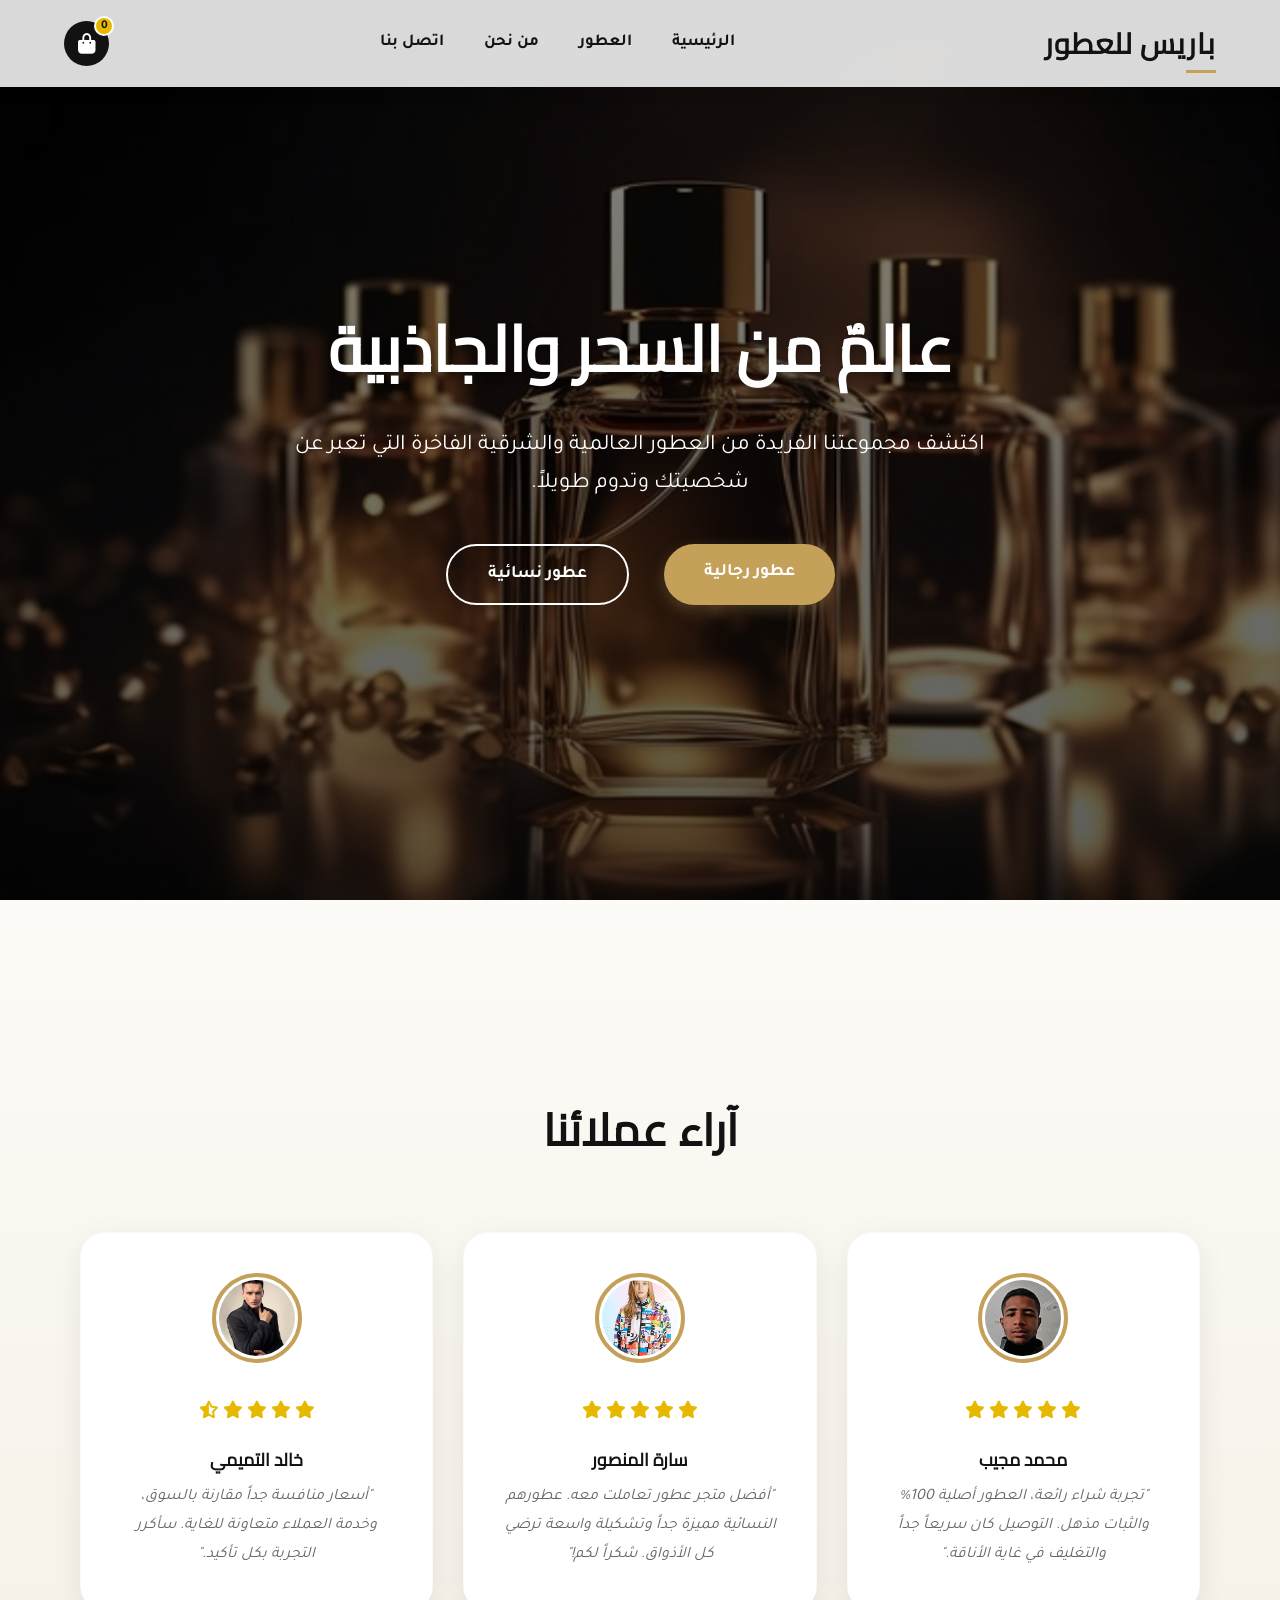
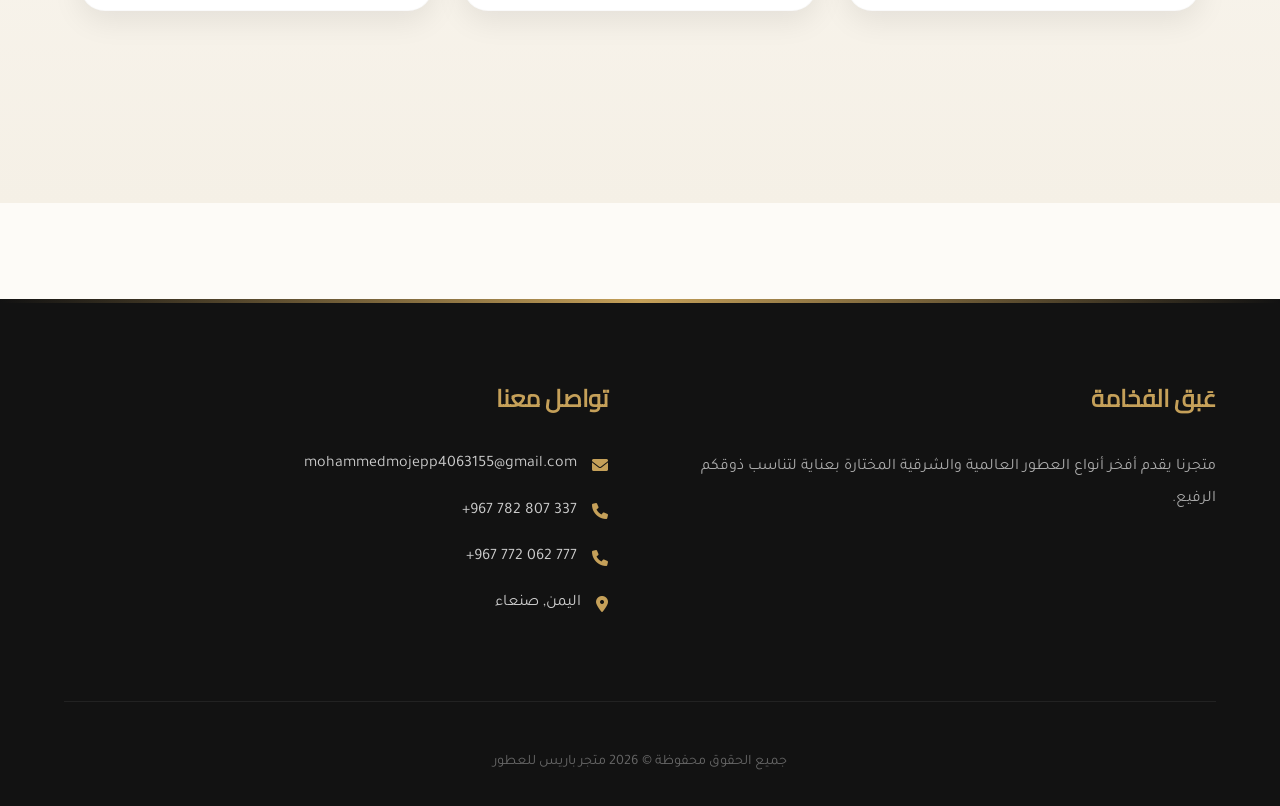
<file: index.html>
<!DOCTYPE html>
<html lang="ar" dir="rtl">
<head>
    <meta charset="UTF-8">
    <meta name="viewport" content="width=device-width, initial-scale=1.0">
    <title>متجر  باريس للعطور</title>
    <link rel="stylesheet" href="assets/css/style.css">
    <link rel="stylesheet" href="https://cdnjs.cloudflare.com/ajax/libs/font-awesome/6.0.0/css/all.min.css">
    <!-- إضافة بعض التنسيقات الخاصة بالصفحة الرئيسية مباشرة لضمان سرعة التحميل -->
    <style>
        .testimonials {
            background: linear-gradient(to bottom, #fdfbf7, #f5f0e6);
            padding: 6rem 0;
        }
        .testimonial-grid {
            display: grid;
            grid-template-columns: repeat(auto-fit, minmax(320px, 1fr));
            gap: 30px;
            max-width: 1200px;
            margin: 0 auto;
            padding: 0 20px;
        }
        .testimonial-card {
            background: var(--white);
            padding: 2.5rem;
            border-radius: 25px;
            box-shadow: var(--shadow);
            text-align: center;
            transition: var(--transition);
            border: 1px solid rgba(0,0,0,0.02);
        }
        .testimonial-card:hover {
            transform: translateY(-15px);
            box-shadow: 0 20px 40px rgba(0,0,0,0.12);
        }
        .testimonial-card img {
            width: 90px;
            height: 90px;
            border-radius: 50%;
            margin-bottom: 1.5rem;
            object-fit: cover;
            border: 4px solid var(--primary-color);
            padding: 3px;
        }
        .testimonial-card h4 {
            color: var(--secondary-color);
            margin-bottom: 0.5rem;
            font-size: 1.1rem;
        }
        .testimonial-card p {
            font-style: italic;
            color: #666;
            line-height: 1.8;
        }
        .stars {
            color: var(--accent-color);
            margin-bottom: 1rem;
            font-size: 1.1rem;
        }
    </style>
</head>
<body>

    <!-- القائمة العلوية -->
    <header>
        <nav>
            <div class="logo">
                <h1>باريس للعطور</h1>
            </div>
            <ul class="nav-links">
                <li><a href="index.html">الرئيسية</a></li>
                <li><a href="products.html">العطور</a></li>
                <li><a href="about.html">من نحن</a></li>
                <li><a href="contact.html">اتصل بنا</a></li>
            </ul>
            <div class="cart-icon-container" onclick="window.location.href='cart.html'">
                <i class="fas fa-shopping-bag fa-lg"></i>
                <span class="cart-count" id="cart-count">0</span>
            </div>
        </nav>
    </header>

    <!-- قسم الهيرو -->
    <section class="hero">
        <h2>عالمٌ من السحر والجاذبية</h2>
        <p>اكتشف مجموعتنا الفريدة من العطور العالمية والشرقية الفاخرة التي تعبر عن شخصيتك وتدوم طويلاً.</p>
        <div class="hero-btns">
            <a href="products.html?category=men" class="btn">عطور رجالية</a>
            <a href="products.html?category=women" class="btn btn-secondary" style="margin-right: 15px;">عطور نسائية</a>
        </div>
    </section>

    <!-- قسم آراء العملاء -->
    <section class="testimonials">
        <div class="container">
            <h2 class="section-title">آراء عملائنا</h2>
            <div class="testimonial-grid">
                <!-- رأي 1 -->
                <div class="testimonial-card">
                    <img src="assets/images/cast/1.jpg" alt="عميل">
                    <div class="stars">
                        <i class="fas fa-star"></i>
                        <i class="fas fa-star"></i>
                        <i class="fas fa-star"></i>
                        <i class="fas fa-star"></i>
                        <i class="fas fa-star"></i>
                    </div>
                    <h4>محمد مجيب</h4>
                    <p>"تجربة شراء رائعة، العطور أصلية 100% والثبات مذهل. التوصيل كان سريعاً جداً والتغليف في غاية الأناقة."</p>
                </div>
                <!-- رأي 2 -->
                <div class="testimonial-card">
                    <img src="assets/images/cast/2.jpg" alt="عميلة">
                    <div class="stars">
                        <i class="fas fa-star"></i>
                        <i class="fas fa-star"></i>
                        <i class="fas fa-star"></i>
                        <i class="fas fa-star"></i>
                        <i class="fas fa-star"></i>
                    </div>
                    <h4>سارة المنصور</h4>
                    <p>"أفضل متجر عطور تعاملت معه. عطورهم النسائية مميزة جداً وتشكيلة واسعة ترضي كل الأذواق. شكراً لكم!"</p>
                </div>
                <!-- رأي 3 -->
                <div class="testimonial-card">
                    <img src="assets/images/cast/3.jpg" alt="عميل">
                    <div class="stars">
                        <i class="fas fa-star"></i>
                        <i class="fas fa-star"></i>
                        <i class="fas fa-star"></i>
                        <i class="fas fa-star"></i>
                        <i class="fas fa-star-half-alt"></i>
                    </div>
                    <h4>خالد التميمي</h4>
                    <p>"أسعار منافسة جداً مقارنة بالسوق، وخدمة العملاء متعاونة للغاية. سأكرر التجربة بكل تأكيد."</p>
                </div>
            </div>
        </div>
    </section>

    <!-- تذييل الصفحة -->
    <footer>
        <div class="footer-content">
            <div class="footer-section">
                <h3>عَبق الفخامة</h3>
                <p>متجرنا يقدم أفخر أنواع العطور العالمية والشرقية المختارة بعناية لتناسب ذوقكم الرفيع.</p>
            </div>
            
            <div class="footer-section">
                <h3>تواصل معنا</h3>
                <ul>
                    <li><i class="fas fa-envelope"></i> mohammedmojepp4063155@gmail.com</li>
                    <li><i class="fas fa-phone"></i> 337 807 782 967+</li>
                    <li><i class="fas fa-phone"></i> 777 062 772 967+</li>
                    <li><i class="fas fa-location-dot"></i> اليمن, صنعاء</li>
                </ul>
            </div>
        </div>
        <div class="footer-bottom">
            <p>جميع الحقوق محفوظة &copy; 2026 متجر باريس للعطور</p>
        </div>
    </footer>

    <script src="assets/js/main.js"></script>
</body>
</html>
</file>
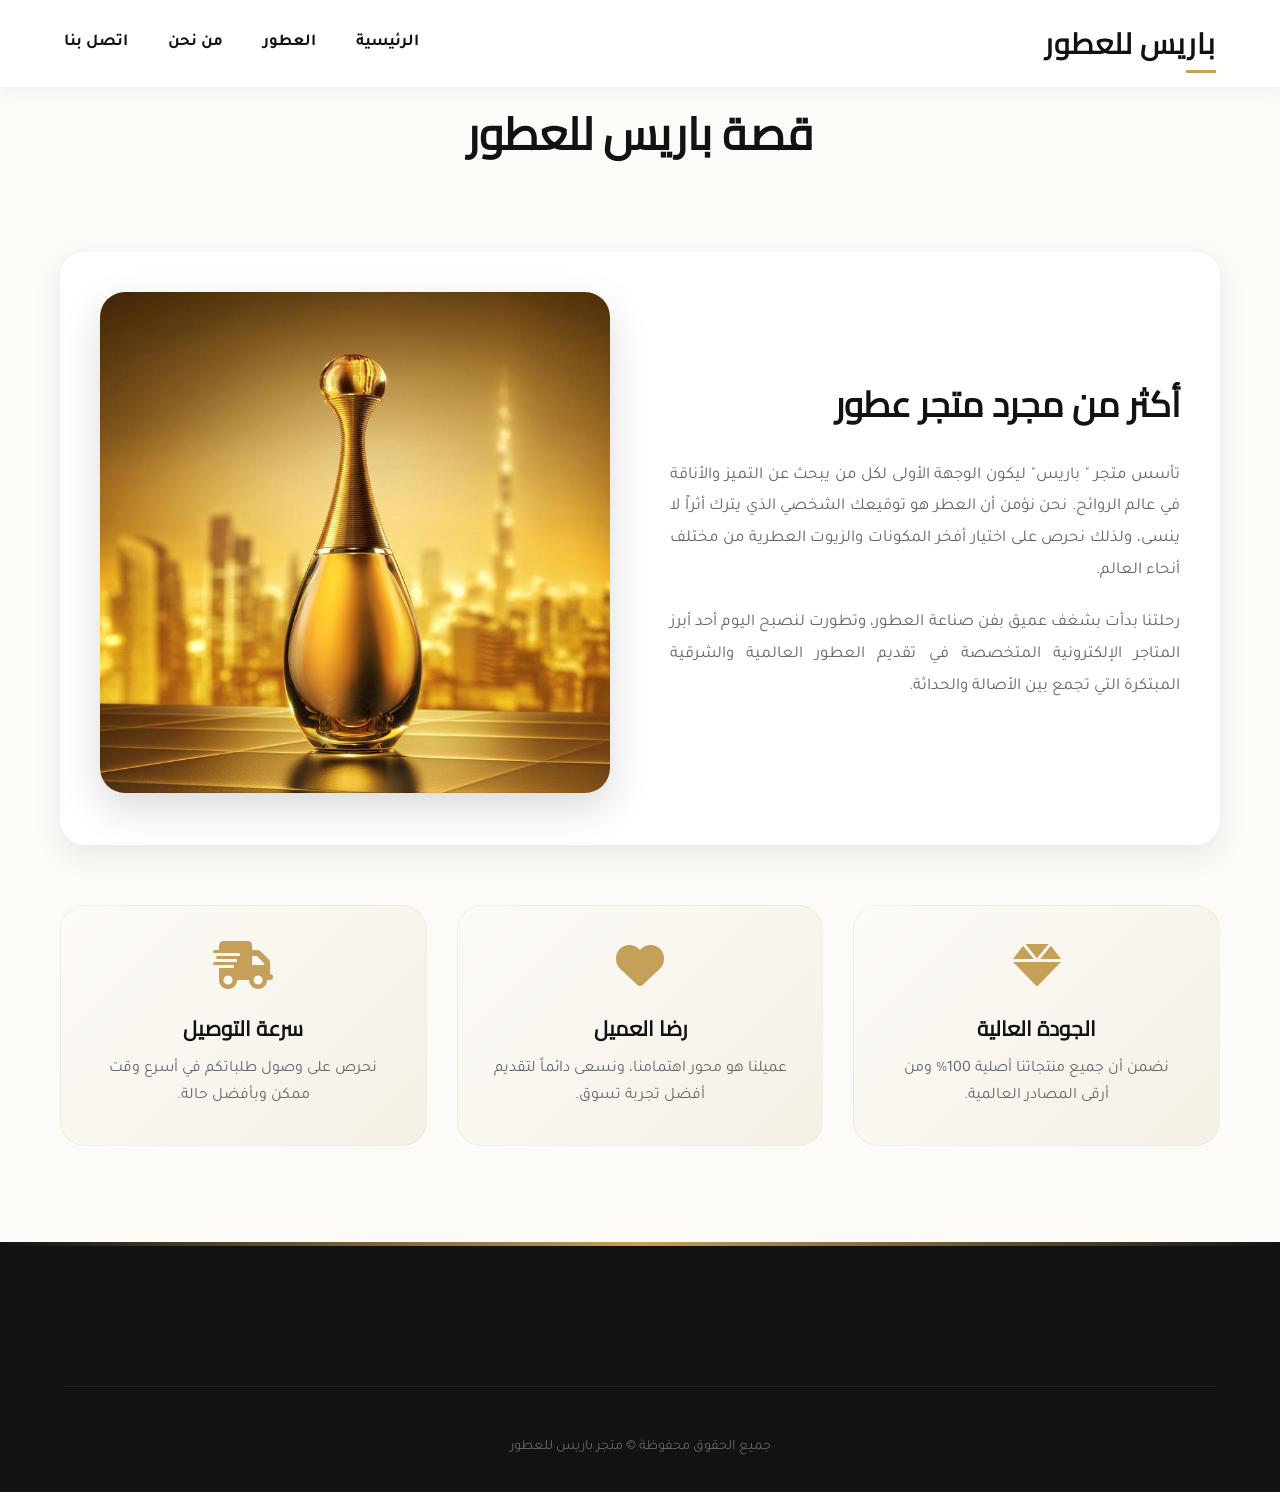
<file: about.html>
<!DOCTYPE html>
<html lang="ar" dir="rtl">
<head>
    <meta charset="UTF-8">
    <meta name="viewport" content="width=device-width, initial-scale=1.0">
    <title>من نحن - متجر باريس للعطور</title>
    <link rel="stylesheet" href="assets/css/style.css">
    <link rel="stylesheet" href="https://cdnjs.cloudflare.com/ajax/libs/font-awesome/6.0.0/css/all.min.css">
    <style>
        .about-section {
            display: flex;
            align-items: center;
            gap: 60px;
            margin-top: 80px;
            background: white;
            padding: 40px;
            border-radius: 25px;
            box-shadow: var(--shadow);
        }
        .about-content {
            flex: 1;
        }
        .about-image {
            flex: 1;
        }
        .about-image img {
            width: 100%;
            border-radius: 25px;
            box-shadow: 0 15px 40px rgba(0,0,0,0.15);
        }
        .about-content h3 {
            color: var(--secondary-color);
            font-size: 2.2rem;
            margin-bottom: 25px;
            font-family: 'Cairo', sans-serif;
        }
        .about-content p {
            font-size: 1.05rem;
            color: #666;
            margin-bottom: 20px;
            text-align: justify;
            line-height: 1.9;
        }
        .values-grid {
            display: grid;
            grid-template-columns: repeat(auto-fit, minmax(250px, 1fr));
            gap: 30px;
            margin-top: 60px;
        }
        .value-card {
            text-align: center;
            padding: 35px;
            background: linear-gradient(135deg, #fdfbf7, #f5f0e6);
            border-radius: 25px;
            transition: var(--transition);
            border: 1px solid rgba(197, 160, 89, 0.1);
        }
        .value-card:hover {
            background: linear-gradient(135deg, var(--primary-color), var(--primary-dark));
            color: white;
            transform: translateY(-10px);
            box-shadow: 0 15px 35px rgba(197, 160, 89, 0.3);
        }
        .value-card h4 {
            font-size: 1.3rem;
            margin-top: 15px;
            margin-bottom: 10px;
            color: var(--secondary-color);
        }
        .value-card:hover h4 {
            color: white;
        }
        .value-card p {
            color: #666;
            line-height: 1.7;
        }
        .value-card:hover p {
            color: white;
        }
        .value-card i {
            font-size: 3rem;
            color: var(--primary-color);
        }
        .value-card:hover i {
            color: white;
        }
        @media (max-width: 992px) {
            .about-section {
                flex-direction: column;
                gap: 40px;
            }
        }
    </style>
</head>
<body>

    <header>
        <nav>
            <div class="logo">
                <h1>باريس للعطور</h1>
            </div>
            <ul class="nav-links">
                <li><a href="index.html">الرئيسية</a></li>
                <li><a href="products.html">العطور</a></li>
                <li><a href="about.html">من نحن</a></li>
                <li><a href="contact.html">اتصل بنا</a></li>
            </ul>
        </nav>
    </header>

    <div class="container">
        <h2 class="section-title">قصة باريس للعطور </h2>
        
        <div class="about-section">
            <div class="about-content">
                <h3>أكثر من مجرد متجر عطور</h3>
                <p>تأسس متجر " باريس" ليكون الوجهة الأولى لكل من يبحث عن التميز والأناقة في عالم الروائح. نحن نؤمن أن العطر هو توقيعك الشخصي الذي يترك أثراً لا ينسى، ولذلك نحرص على اختيار أفخر المكونات والزيوت العطرية من مختلف أنحاء العالم.</p>
                <p>رحلتنا بدأت بشغف عميق بفن صناعة العطور، وتطورت لنصبح اليوم أحد أبرز المتاجر الإلكترونية المتخصصة في تقديم العطور العالمية والشرقية المبتكرة التي تجمع بين الأصالة والحداثة.</p>
            </div>
            <div class="about-image">
                <img src="assets/images/shop_bg.jpg" alt="متجرنا">
            </div>
        </div>

        <div class="values-grid">
            <div class="value-card">
                <i class="fas fa-gem"></i>
                <h4>الجودة العالية</h4>
                <p>نضمن أن جميع منتجاتنا أصلية 100% ومن أرقى المصادر العالمية.</p>
            </div>
            <div class="value-card">
                <i class="fas fa-heart"></i>
                <h4>رضا العميل</h4>
                <p>عميلنا هو محور اهتمامنا، ونسعى دائماً لتقديم أفضل تجربة تسوق.</p>
            </div>
            <div class="value-card">
                <i class="fas fa-shipping-fast"></i>
                <h4>سرعة التوصيل</h4>
                <p>نحرص على وصول طلباتكم في أسرع وقت ممكن وبأفضل حالة.</p>
            </div>
        </div>
    </div>

    <footer>
        <div class="footer-bottom">
            <p>جميع الحقوق محفوظة &copy;  متجر باريس للعطور  </p>
        </div>
    </footer>

    <script src="assets/js/main.js"></script>
</body>
</html>
</file>
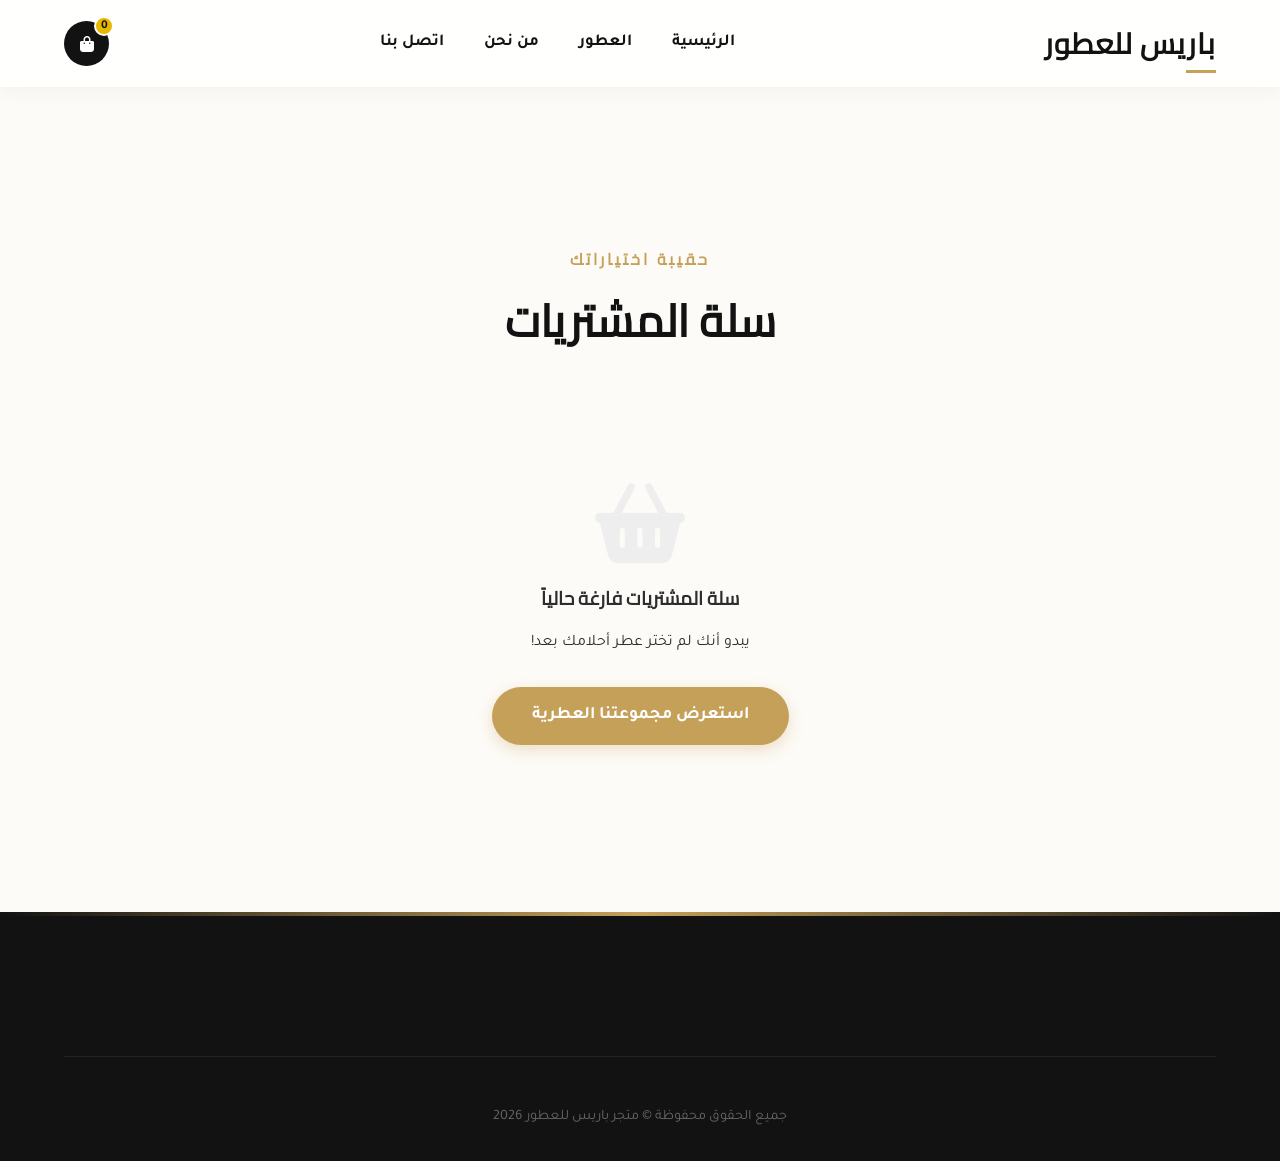
<file: cart.html>
<!DOCTYPE html>
<html lang="ar" dir="rtl">
<head>
    <meta charset="UTF-8">
    <meta name="viewport" content="width=device-width, initial-scale=1.0">
    <title>سلة المشتريات - متجر باريس للعطور</title>
    <link rel="stylesheet" href="assets/css/style.css">
    <link rel="stylesheet" href="https://cdnjs.cloudflare.com/ajax/libs/font-awesome/6.0.0/css/all.min.css">
    <style>
        .cart-page-container {
            padding-top: 150px;
            min-height: 80vh;
        }
        .cart-wrapper {
            display: grid;
            grid-template-columns: 1fr 350px;
            gap: 40px;
            align-items: start;
        }
        .cart-items-list {
            background: white;
            padding: 30px;
            border-radius: 25px;
            box-shadow: var(--shadow);
        }
        .cart-item {
            display: flex;
            align-items: center;
            padding: 20px 0;
            border-bottom: 1px solid #f0f0f0;
            gap: 20px;
        }
        .cart-item:last-child {
            border-bottom: none;
        }
        .cart-item img {
            width: 100px;
            height: 100px;
            border-radius: 15px;
            object-fit: cover;
        }
        .item-details {
            flex: 1;
        }
        .item-details h4 {
            font-size: 1.2rem;
            margin-bottom: 5px;
            color: var(--secondary-color);
        }
        .item-details p {
            color: var(--primary-color);
            font-weight: bold;
        }
        .qty-control {
            display: flex;
            align-items: center;
            gap: 15px;
            background: #f9f6f0;
            padding: 8px 15px;
            border-radius: 50px;
        }
        .qty-btn {
            background: none;
            border: none;
            cursor: pointer;
            color: var(--secondary-color);
            font-size: 1.1rem;
            transition: var(--transition);
        }
        .qty-btn:hover {
            color: var(--primary-color);
        }
        .remove-btn {
            color: #ff4d4d;
            background: none;
            border: none;
            cursor: pointer;
            font-size: 1.2rem;
            transition: var(--transition);
        }
        .remove-btn:hover {
            transform: scale(1.2);
        }
        .cart-summary-card {
            background: white;
            padding: 30px;
            border-radius: 25px;
            box-shadow: var(--shadow);
            position: sticky;
            top: 120px;
        }
        .summary-row {
            display: flex;
            justify-content: space-between;
            margin-bottom: 20px;
            font-size: 1.1rem;
        }
        .summary-total {
            border-top: 2px solid #f0f0f0;
            padding-top: 20px;
            margin-top: 20px;
            font-weight: bold;
            font-size: 1.4rem;
            color: var(--secondary-color);
        }
        .checkout-btn {
            width: 100%;
            margin-top: 25px;
            padding: 18px;
            border-radius: 15px;
        }
        .empty-cart-msg {
            text-align: center;
            padding: 60px 0;
        }
        .empty-cart-msg i {
            font-size: 5rem;
            color: #eee;
            margin-bottom: 20px;
        }
        @media (max-width: 992px) {
            .cart-wrapper {
                grid-template-columns: 1fr;
            }
        }
    </style>
</head>
<body>

    <header>
        <nav>
            <div class="logo">
                <h1>باريس للعطور</h1>
            </div>
            <ul class="nav-links">
                <li><a href="index.html">الرئيسية</a></li>
                <li><a href="products.html">العطور</a></li>
                <li><a href="about.html">من نحن</a></li>
                <li><a href="contact.html">اتصل بنا</a></li>
            </ul>
            <div class="cart-icon-container" onclick="window.location.href='cart.html'">
                <i class="fas fa-shopping-bag"></i>
                <span class="cart-count" id="cart-count">0</span>
            </div>
        </nav>
    </header>

    <div class="container cart-page-container">
        <h2 class="section-title"><span>حقيبة اختياراتك</span>سلة المشتريات</h2>
        
        <div id="cart-wrapper" class="cart-wrapper" style="display: none;">
            <div class="cart-items-list" id="cart-items-container">
                <!-- المنتجات ستظهر هنا -->
            </div>
            
            <div class="cart-summary-card" id="cart-summary">
                <h3>ملخص الطلب</h3>
                <div class="summary-row" style="margin-top: 20px;">
                    <span>المجموع الفرعي</span>
                    <span id="subtotal">0 ر.س</span>
                </div>
                <div class="summary-row">
                    <span>رسوم التوصيل</span>
                    <span style="color: #25d366;">مجاني</span>
                </div>
                <div class="summary-row summary-total">
                    <span>الإجمالي الكلي</span>
                    <span id="final-total">0 ر.س</span>
                </div>
                <button class="btn checkout-btn" onclick="window.location.href='checkout.html'">إتمام عملية الشراء</button>
                <button class="btn btn-secondary" style="width: 100%; margin-top: 15px; border-color: #eee; color: #666;" onclick="window.location.href='products.html'">مواصلة التسوق</button>
            </div>
        </div>

        <div id="empty-cart" class="empty-cart-msg">
            <i class="fas fa-shopping-basket"></i>
            <h3>سلة المشتريات فارغة حالياً</h3>
            <p style="margin: 15px 0 30px;">يبدو أنك لم تختر عطر أحلامك بعد!</p>
            <a href="products.html" class="btn">استعرض مجموعتنا العطرية</a>
        </div>
    </div>

    <footer>
        <div class="footer-bottom">
            <p>جميع الحقوق محفوظة &copy; متجر باريس للعطور 2026</p>
        </div>
    </footer>

    <script src="assets/js/main.js"></script>
    <script>
        function renderCart() {
            const container = document.getElementById('cart-items-container');
            const wrapper = document.getElementById('cart-wrapper');
            const emptyMsg = document.getElementById('empty-cart');
            
            if (cart.length === 0) {
                wrapper.style.display = 'none';
                emptyMsg.style.display = 'block';
                return;
            }

            wrapper.style.display = 'grid';
            emptyMsg.style.display = 'none';
            container.innerHTML = '';

            let total = 0;

            cart.forEach((item, index) => {
                const itemTotal = item.price * item.quantity;
                total += itemTotal;

                const div = document.createElement('div');
                div.className = 'cart-item';
                div.innerHTML = `
                    <img src="${item.image}" alt="${item.name}">
                    <div class="item-details">
                        <h4>${item.name}</h4>
                        <p>${item.price} ر.س</p>
                    </div>
                    <div class="qty-control">
                        <button class="qty-btn" onclick="updateQty(${index}, -1)"><i class="fas fa-minus"></i></button>
                        <span>${item.quantity}</span>
                        <button class="qty-btn" onclick="updateQty(${index}, 1)"><i class="fas fa-plus"></i></button>
                    </div>
                    <div style="width: 100px; text-align: center; font-weight: bold;">
                        ${itemTotal} ر.س
                    </div>
                    <button class="remove-btn" onclick="removeItem(${index})"><i class="fas fa-trash-alt"></i></button>
                `;
                container.appendChild(div);
            });

            document.getElementById('subtotal').innerText = total + ' ر.س';
            document.getElementById('final-total').innerText = total + ' ر.س';
        }

        function updateQty(index, change) {
            cart[index].quantity += change;
            if (cart[index].quantity < 1) cart[index].quantity = 1;
            localStorage.setItem('perfume_cart', JSON.stringify(cart));
            renderCart();
            updateCartCount();
        }

        function removeItem(index) {
            // الرسالة المحسنة 2: تأكيد الحذف من السلة
            showCustomMessage({
                title: "هل أنت متأكد؟",
                message: `هل ترغب حقاً في إزالة "<strong>${cart[index].name}</strong>" من سلة المشتريات؟ قد تنفد الكمية المتوفرة قريباً!`,
                icon: "🗑️",
                type: "confirm",
                onConfirm: () => {
                    cart.splice(index, 1);
                    localStorage.setItem('perfume_cart', JSON.stringify(cart));
                    renderCart();
                    updateCartCount();
                }
            });
        }

        window.onload = renderCart;
    </script>
</body>
</html>
</file>
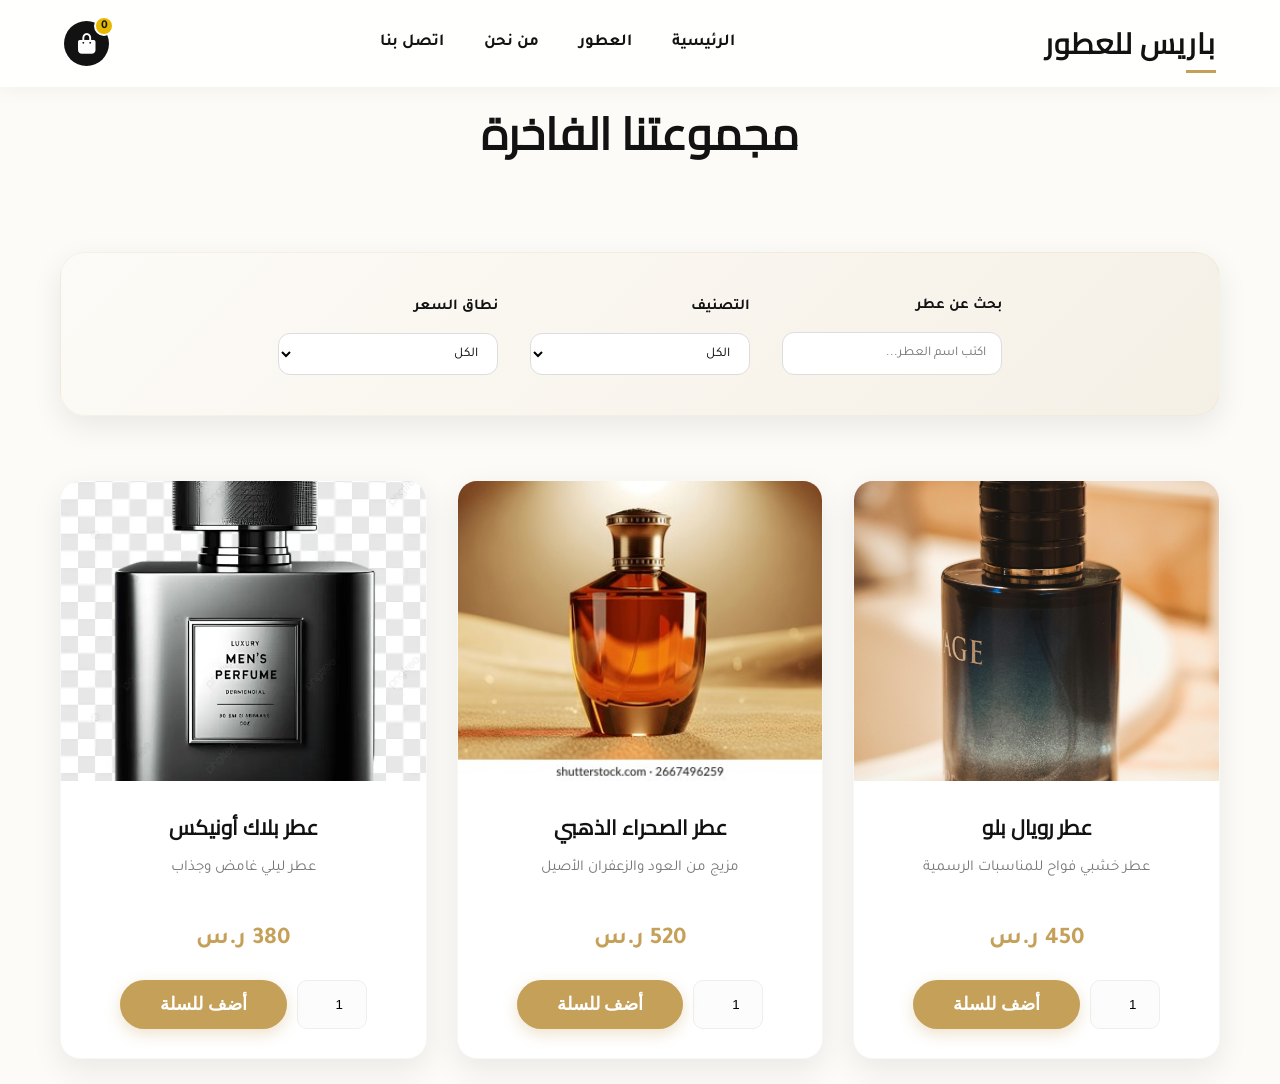
<file: checkout.html>
<!DOCTYPE html>
<html lang="ar" dir="rtl">
<head>
    <meta charset="UTF-8">
    <meta name="viewport" content="width=device-width, initial-scale=1.0">
    <title>إتمام الشراء - متجر عَبق الفخامة</title>
    <link rel="stylesheet" href="assets/css/style.css">
    <link rel="stylesheet" href="https://cdnjs.cloudflare.com/ajax/libs/font-awesome/6.0.0/css/all.min.css">
    <style>
        .checkout-grid {
            display: grid;
            grid-template-columns: 1fr 1fr;
            gap: 40px;
            margin-top: 40px;
        }
        
        .checkout-form, .order-summary {
            background: var(--white);
            padding: 30px;
            border-radius: 15px;
            box-shadow: 0 5px 20px rgba(0,0,0,0.05);
        }
        
        .form-group {
            margin-bottom: 20px;
        }
        
        .form-group label {
            display: block;
            margin-bottom: 8px;
            font-weight: 600;
        }
        
        .form-group input, .form-group select {
            width: 100%;
            padding: 12px;
            border: 1px solid #ddd;
            border-radius: 5px;
            outline: none;
        }
        
        .payment-methods {
            display: flex;
            gap: 15px;
            margin-top: 20px;
            flex-wrap: wrap;
        }
        
        .payment-card {
            border: 2px solid #eee;
            padding: 10px;
            border-radius: 10px;
            cursor: pointer;
            transition: var(--transition);
            display: flex;
            align-items: center;
            gap: 10px;
        }
        
        .payment-card img {
            height: 30px;
        }
        
        .payment-card.active {
            border-color: var(--primary-color);
            background: rgba(176, 141, 87, 0.05);
        }
        
        .order-summary h3 {
            border-bottom: 2px solid var(--light-bg);
            padding-bottom: 15px;
            margin-bottom: 20px;
        }
        
        .summary-item {
            display: flex;
            justify-content: space-between;
            margin-bottom: 15px;
        }
        
        .total-row {
            border-top: 2px solid var(--light-bg);
            padding-top: 15px;
            font-size: 1.3rem;
            font-weight: 700;
            color: var(--primary-color);
        }
        
        .confirm-btn {
            width: 100%;
            margin-top: 30px;
            padding: 15px;
            font-size: 1.1rem;
        }
        
        @media (max-width: 768px) {
            .checkout-grid {
                grid-template-columns: 1fr;
            }
        }
    </style>
</head>
<body>

    <header>
        <nav>
            <div class="logo">
                <h1>عَبق الفخامة</h1>
            </div>
            <ul class="nav-links">
                <li><a href="index.html">الرئيسية</a></li>
                <li><a href="products.html">العطور</a></li>
                <li><a href="about.html">من نحن</a></li>
                <li><a href="contact.html">اتصل بنا</a></li>
            </ul>
        </nav>
    </header>

    <div class="container">
        <h2 class="section-title">إتمام عملية الشراء</h2>
        
        <form id="checkout-form" onsubmit="return handleCheckout(event)">
            <div class="checkout-grid">
                <!-- بيانات الشحن -->
                <div class="checkout-form">
                    <h3>بيانات الشحن</h3>
                    <div class="form-group">
                        <label>الاسم الكامل *</label>
                        <input type="text" id="fullname" required placeholder="أدخل اسمك بالكامل">
                    </div>
                    <div class="form-group">
                        <label>رقم الجوال *</label>
                        <input type="tel" id="phone" required placeholder="05xxxxxxxx">
                    </div>
                    <div class="form-group">
                        <label>العنوان بالتفصيل *</label>
                        <input type="text" id="address" required placeholder="المدينة، الحي، اسم الشارع">
                    </div>
                    
                    <h3 style="margin-top: 30px;">طريقة الدفع</h3>
                    <div class="payment-methods">
                        <div class="payment-card active" onclick="selectPayment(this)">
                            <img src="assets/images/payment_methods.png" alt="Visa/Mastercard">
                            <span>بطاقة ائتمان</span>
                        </div>
                        <div class="payment-card" onclick="selectPayment(this)">
                            <i class="fas fa-money-bill-wave fa-2x" style="color: #2ecc71;"></i>
                            <span>الدفع عند الاستلام</span>
                        </div>
                    </div>
                    
                    <div id="card-details" style="margin-top: 20px;">
                        <div class="form-group">
                            <label>رقم البطاقة</label>
                            <input type="text" placeholder="xxxx xxxx xxxx xxxx">
                        </div>
                        <div style="display: flex; gap: 15px;">
                            <div class="form-group" style="flex: 1;">
                                <label>تاريخ الانتهاء</label>
                                <input type="text" placeholder="MM/YY">
                            </div>
                            <div class="form-group" style="flex: 1;">
                                <label>CVV</label>
                                <input type="text" placeholder="xxx">
                            </div>
                        </div>
                    </div>
                </div>
                
                <!-- ملخص الطلب -->
                <div class="order-summary">
                    <h3>ملخص الطلب</h3>
                    <div id="order-items">
                        <!-- سيتم تحميل المنتجات هنا -->
                    </div>
                    
                    <div class="summary-item">
                        <span>قيمة المنتجات</span>
                        <span id="subtotal">0 ر.س</span>
                    </div>
                    <div class="summary-item">
                        <span>رسوم الشحن</span>
                        <span>مجاني</span>
                    </div>
                    <div class="summary-item total-row">
                        <span>الإجمالي</span>
                        <span id="final-total">0 ر.س</span>
                    </div>
                    
                    <button type="submit" class="btn confirm-btn">تأكيد الطلب والدفع</button>
                </div>
            </div>
        </form>
    </div>

    <footer>
        <div class="footer-bottom">
            <p>جميع الحقوق محفوظة &copy; 2024 متجر عَبق الفخامة</p>
        </div>
    </footer>

    <script src="assets/js/main.js"></script>
    <script>
        function renderOrderSummary() {
            const container = document.getElementById('order-items');
            const subtotalEl = document.getElementById('subtotal');
            const finalTotalEl = document.getElementById('final-total');
            
            if (cart.length === 0) {
                window.location.href = 'products.html';
                return;
            }
            
            let total = 0;
            container.innerHTML = '';
            
            cart.forEach(item => {
                total += item.price * item.quantity;
                const div = document.createElement('div');
                div.className = 'summary-item';
                div.innerHTML = `
                    <span>${item.name} (x${item.quantity})</span>
                    <span>${item.price * item.quantity} ر.س</span>
                `;
                container.appendChild(div);
            });
            
            subtotalEl.innerText = `${total} ر.س`;
            finalTotalEl.innerText = `${total} ر.س`;
        }

        function selectPayment(element) {
            document.querySelectorAll('.payment-card').forEach(c => c.classList.remove('active'));
            element.classList.add('active');
            
            const cardDetails = document.getElementById('card-details');
            if (element.innerText.includes('بطاقة')) {
                cardDetails.style.display = 'block';
            } else {
                cardDetails.style.display = 'none';
            }
        }

        function handleCheckout(event) {
            event.preventDefault();
            
            // التحقق من ملء جميع البيانات
            const name = document.getElementById('fullname').value;
            const phone = document.getElementById('phone').value;
            const address = document.getElementById('address').value;
            
            if (!name || !phone || !address) {
                showCustomMessage({
                    title: "بيانات ناقصة",
                    message: "لطفاً، تأكد من إكمال كافة البيانات المطلوبة لنتمكن من خدمتك بشكل أفضل.",
                    icon: "📝"
                });
                return false;
            }
            
            // محاكاة إتمام الطلب بنجاح
            // الرسالة المحسنة 3: استلام الطلب بنجاح
            showCustomMessage({
                title: "تم استلام طلبك بنجاح!",
                message: "تهانينا! لقد بدأنا بتجهيز طلبك بكل عناية واهتمام. سيتواصل معك فريق التوصيل قريباً لتنسيق الموعد الأنسب لك. شكراً لاختيارك <strong>باريس للعطور</strong> ليكون جزءاً من أناقتك!",
                icon: "🎊",
                onConfirm: () => {
                    localStorage.removeItem('perfume_cart');
                    window.location.href = 'index.html';
                }
            });
            return false;
        }

        window.onload = renderOrderSummary;
    </script>
</body>
</html>
</file>
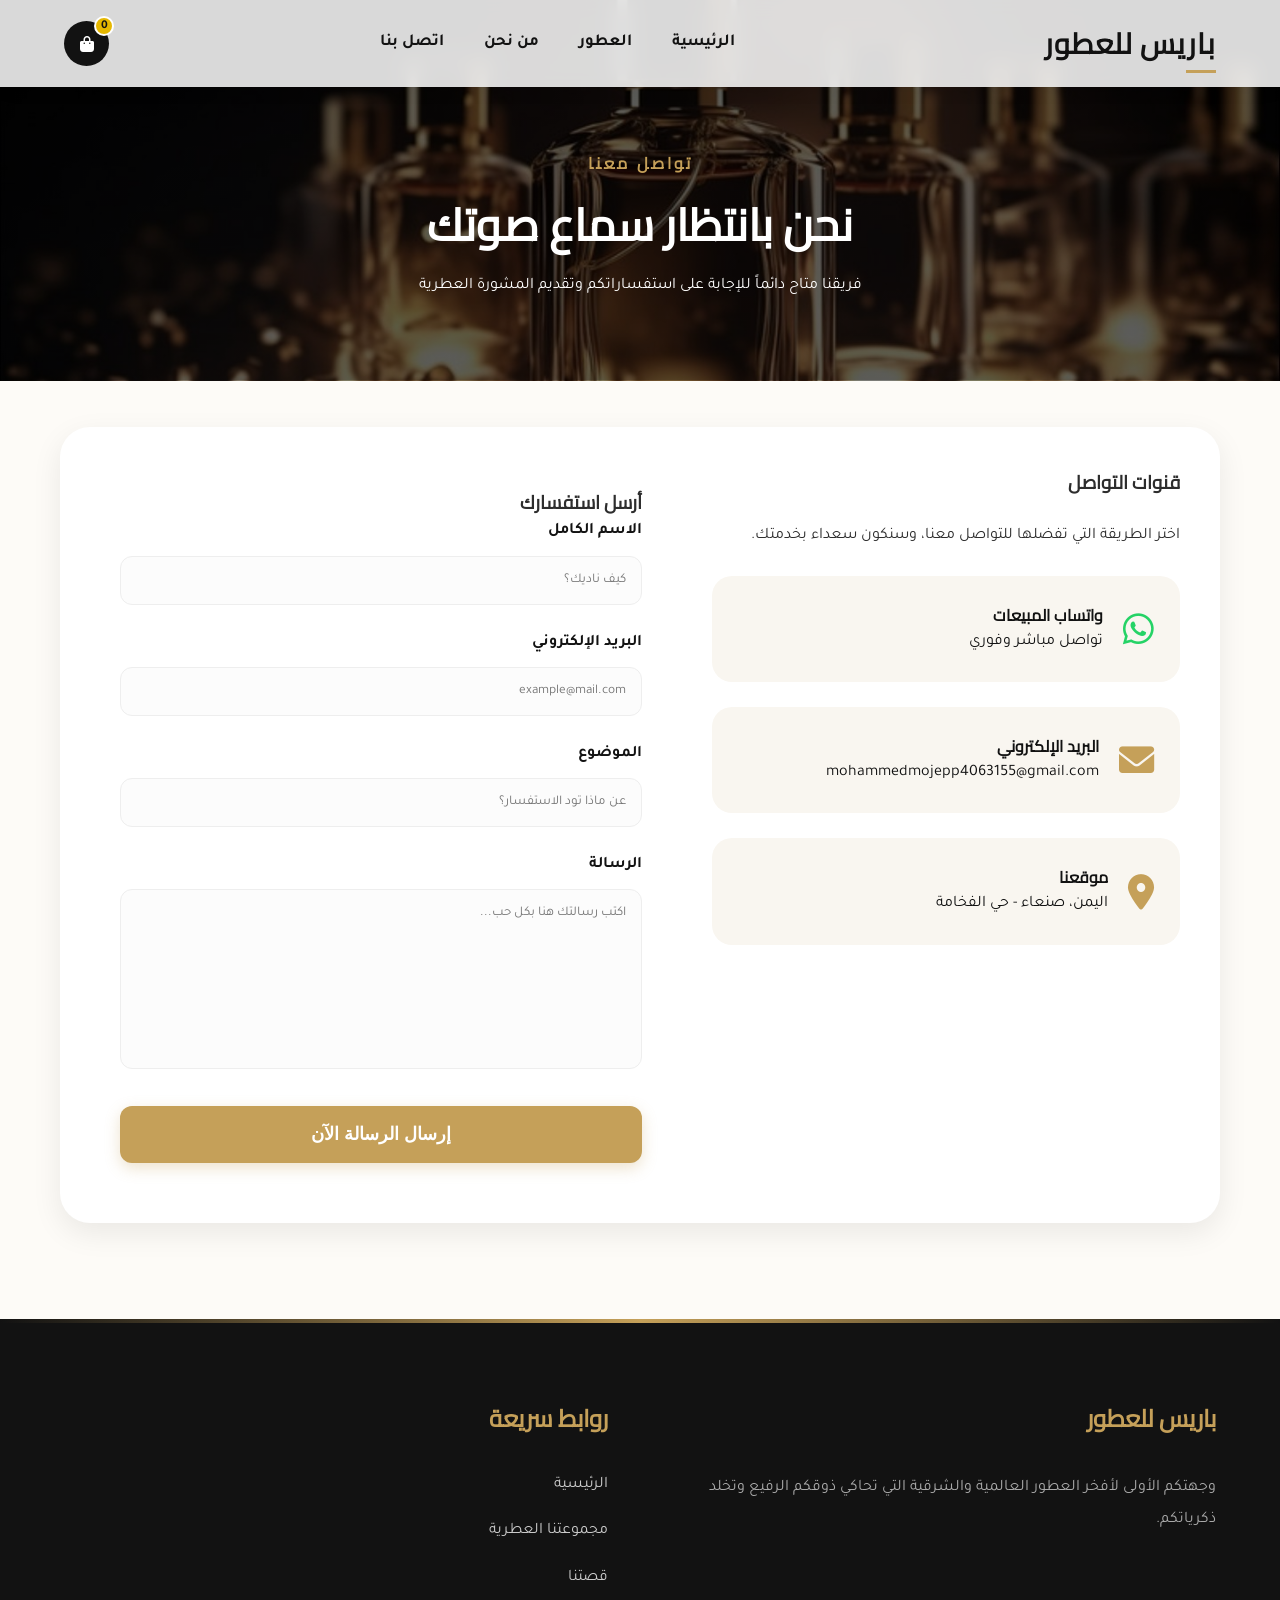
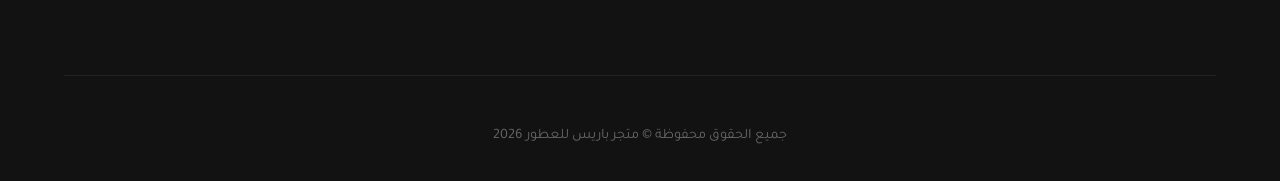
<file: contact.html>
<!DOCTYPE html>
<html lang="ar" dir="rtl">
<head>
    <meta charset="UTF-8">
    <meta name="viewport" content="width=device-width, initial-scale=1.0">
    <title>تواصل معنا - متجر باريس للعطور</title>
    <link rel="stylesheet" href="assets/css/style.css">
    <!-- ملاحظة: تم إبقاء أيقونات FontAwesome كاستثناء لضرورة العرض، ولكن الخطوط الأساسية محلية -->
    <link rel="stylesheet" href="https://cdnjs.cloudflare.com/ajax/libs/font-awesome/6.0.0/css/all.min.css">
    <style>
        .contact-page-header {
            padding-top: 150px;
            background: linear-gradient(rgba(0,0,0,0.6), rgba(0,0,0,0.6)), url('assets/images/hero_bg.jpg');
            background-size: cover;
            background-position: center;
            color: white;
            text-align: center;
            padding-bottom: 80px;
        }
        .contact-grid {
            display: grid;
            grid-template-columns: 1fr 1.2fr;
            gap: 50px;
            margin-top: -50px;
            background: white;
            padding: 40px;
            border-radius: 30px;
            box-shadow: var(--shadow);
        }
        .contact-info {
            display: flex;
            flex-direction: column;
            gap: 25px;
        }
        .contact-method {
            display: flex;
            align-items: center;
            gap: 20px;
            padding: 25px;
            background: #f9f6f0;
            border-radius: 20px;
            transition: var(--transition);
            text-decoration: none;
            color: var(--secondary-color);
            border: 1px solid transparent;
        }
        .contact-method:hover {
            transform: translateX(-10px);
            background: var(--white);
            border-color: var(--primary-color);
            box-shadow: 0 10px 25px rgba(0,0,0,0.05);
        }
        .contact-method i {
            font-size: 2.2rem;
            color: var(--primary-color);
        }
        .contact-form {
            background: var(--white);
            padding: 20px;
        }
        .form-group {
            margin-bottom: 25px;
        }
        .form-group label {
            display: block;
            margin-bottom: 10px;
            font-weight: 600;
            color: var(--secondary-color);
        }
        .form-group input, .form-group textarea {
            width: 100%;
            padding: 15px;
            border: 1px solid #eee;
            border-radius: 12px;
            outline: none;
            font-family: 'Tajawal', sans-serif;
            background: #fcfcfc;
            transition: var(--transition);
        }
        .form-group input:focus, .form-group textarea:focus {
            border-color: var(--primary-color);
            background: white;
            box-shadow: 0 0 0 4px rgba(197, 160, 89, 0.1);
        }
        .form-group textarea {
            height: 180px;
            resize: none;
        }
        .submit-btn {
            width: 100%;
            padding: 18px;
            border-radius: 12px;
        }
        @media (max-width: 992px) {
            .contact-grid {
                grid-template-columns: 1fr;
                margin-top: 20px;
            }
        }
    </style>
</head>
<body>

    <header>
        <nav>
            <div class="logo">
                <h1>باريس للعطور</h1>
            </div>
            <ul class="nav-links">
                <li><a href="index.html">الرئيسية</a></li>
                <li><a href="products.html">العطور</a></li>
                <li><a href="about.html">من نحن</a></li>
                <li><a href="contact.html">اتصل بنا</a></li>
            </ul>
            <div class="cart-icon-container" onclick="window.location.href='cart.html'">
                <i class="fas fa-shopping-bag"></i>
                <span class="cart-count" id="cart-count">0</span>
            </div>
        </nav>
    </header>

    <div class="contact-page-header">
        <h2 class="section-title" style="color: white; margin-bottom: 10px;"><span>تواصل معنا</span>نحن بانتظار سماع صوتك</h2>
        <p>فريقنا متاح دائماً للإجابة على استفساراتكم وتقديم المشورة العطرية</p>
    </div>

    <div class="container">
        <div class="contact-grid">
            <div class="contact-info">
                <h3>قنوات التواصل</h3>
                <p>اختر الطريقة التي تفضلها للتواصل معنا، وسنكون سعداء بخدمتك.</p>
                
                <a href="https://wa.me/966500000000" class="contact-method">
                    <i class="fab fa-whatsapp" style="color: #25d366;"></i>
                    <div>
                        <h4>واتساب المبيعات</h4>
                        <p>تواصل مباشر وفوري</p>
                    </div>
                </a>
                
                <a href="mailto:mohammedmojepp4063155@gmail.com" class="contact-method">
                    <i class="fas fa-envelope"></i>
                    <div>
                        <h4>البريد الإلكتروني</h4>
                        <p>mohammedmojepp4063155@gmail.com</p>
                    </div>
                </a>
                
                <div class="contact-method">
                    <i class="fas fa-location-dot"></i>
                    <div>
                        <h4>موقعنا</h4>
                        <p>اليمن، صنعاء - حي الفخامة</p>
                    </div>
                </div>
            </div>
            
            <div class="contact-form">
                <h3>أرسل استفسارك</h3>
                <!-- الرسالة المحسنة 2: إرسال الرسالة بنجاح -->
                <form id="contact-form" onsubmit="alert('شكراً لثقتك بنا! لقد تم استلام رسالتك بنجاح. سيتواصل معك أحد مستشارينا العطريين في أقرب وقت ممكن.'); return false;">
                    <div class="form-group">
                        <label>الاسم الكامل</label>
                        <input type="text" required placeholder="كيف ناديك؟">
                    </div>
                    <div class="form-group">
                        <label>البريد الإلكتروني</label>
                        <input type="email" required placeholder="example@mail.com">
                    </div>
                    <div class="form-group">
                        <label>الموضوع</label>
                        <input type="text" required placeholder="عن ماذا تود الاستفسار؟">
                    </div>
                    <div class="form-group">
                        <label>الرسالة</label>
                        <textarea required placeholder="اكتب رسالتك هنا بكل حب..."></textarea>
                    </div>
                    <button type="submit" class="btn submit-btn">إرسال الرسالة الآن</button>
                </form>
            </div>
        </div>
    </div>

    <footer>
        <div class="footer-content">
            <div class="footer-section">
                <h3>باريس للعطور</h3>
                <p>وجهتكم الأولى لأفخر العطور العالمية والشرقية التي تحاكي ذوقكم الرفيع وتخلد ذكرياتكم.</p>
            </div>
            <div class="footer-section">
                <h3>روابط سريعة</h3>
                <ul style="list-style: none;">
                    <li><a href="index.html" style="color: #ccc; text-decoration: none;">الرئيسية</a></li>
                    <li><a href="products.html" style="color: #ccc; text-decoration: none;">مجموعتنا العطرية</a></li>
                    <li><a href="about.html" style="color: #ccc; text-decoration: none;">قصتنا</a></li>
                </ul>
            </div>
        </div>
        <div class="footer-bottom">
            <p>جميع الحقوق محفوظة &copy; متجر باريس للعطور 2026</p>
        </div>
    </footer>

    <script src="assets/js/main.js"></script>
</body>
</html>
</file>
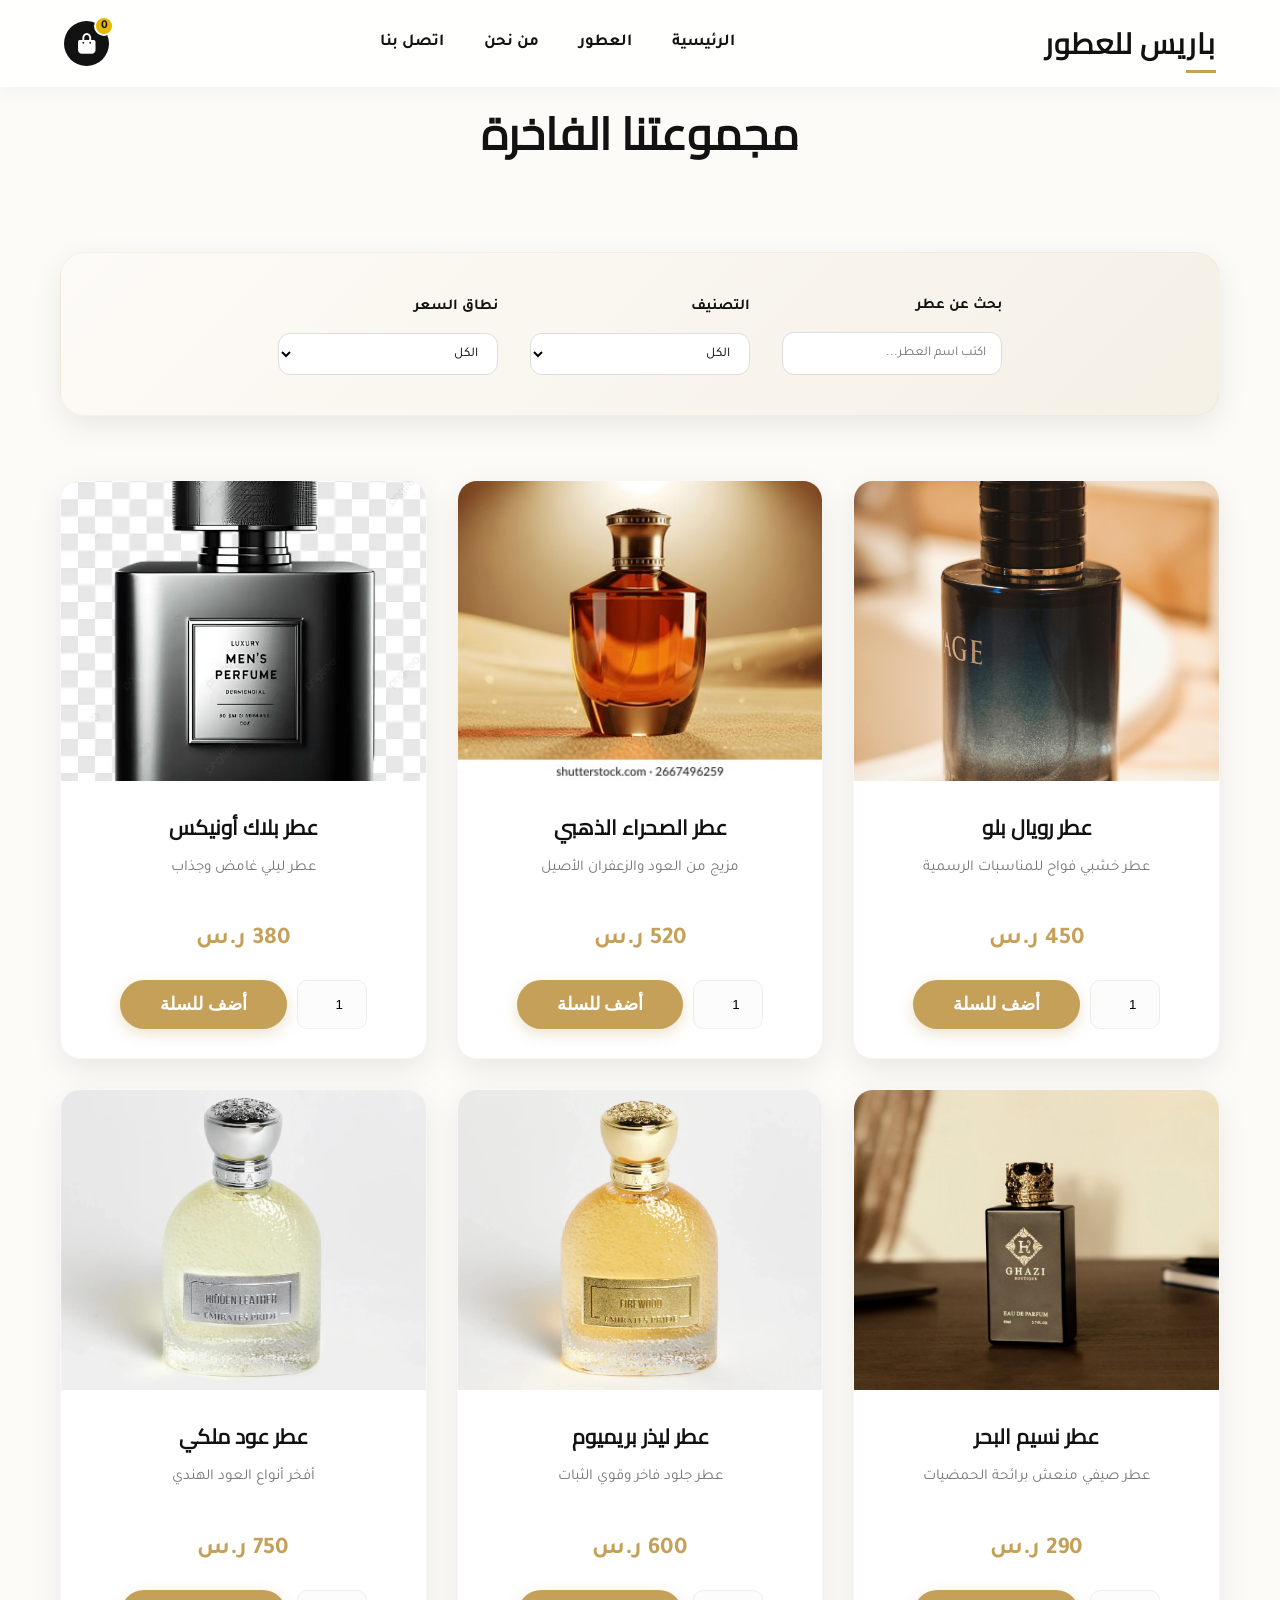
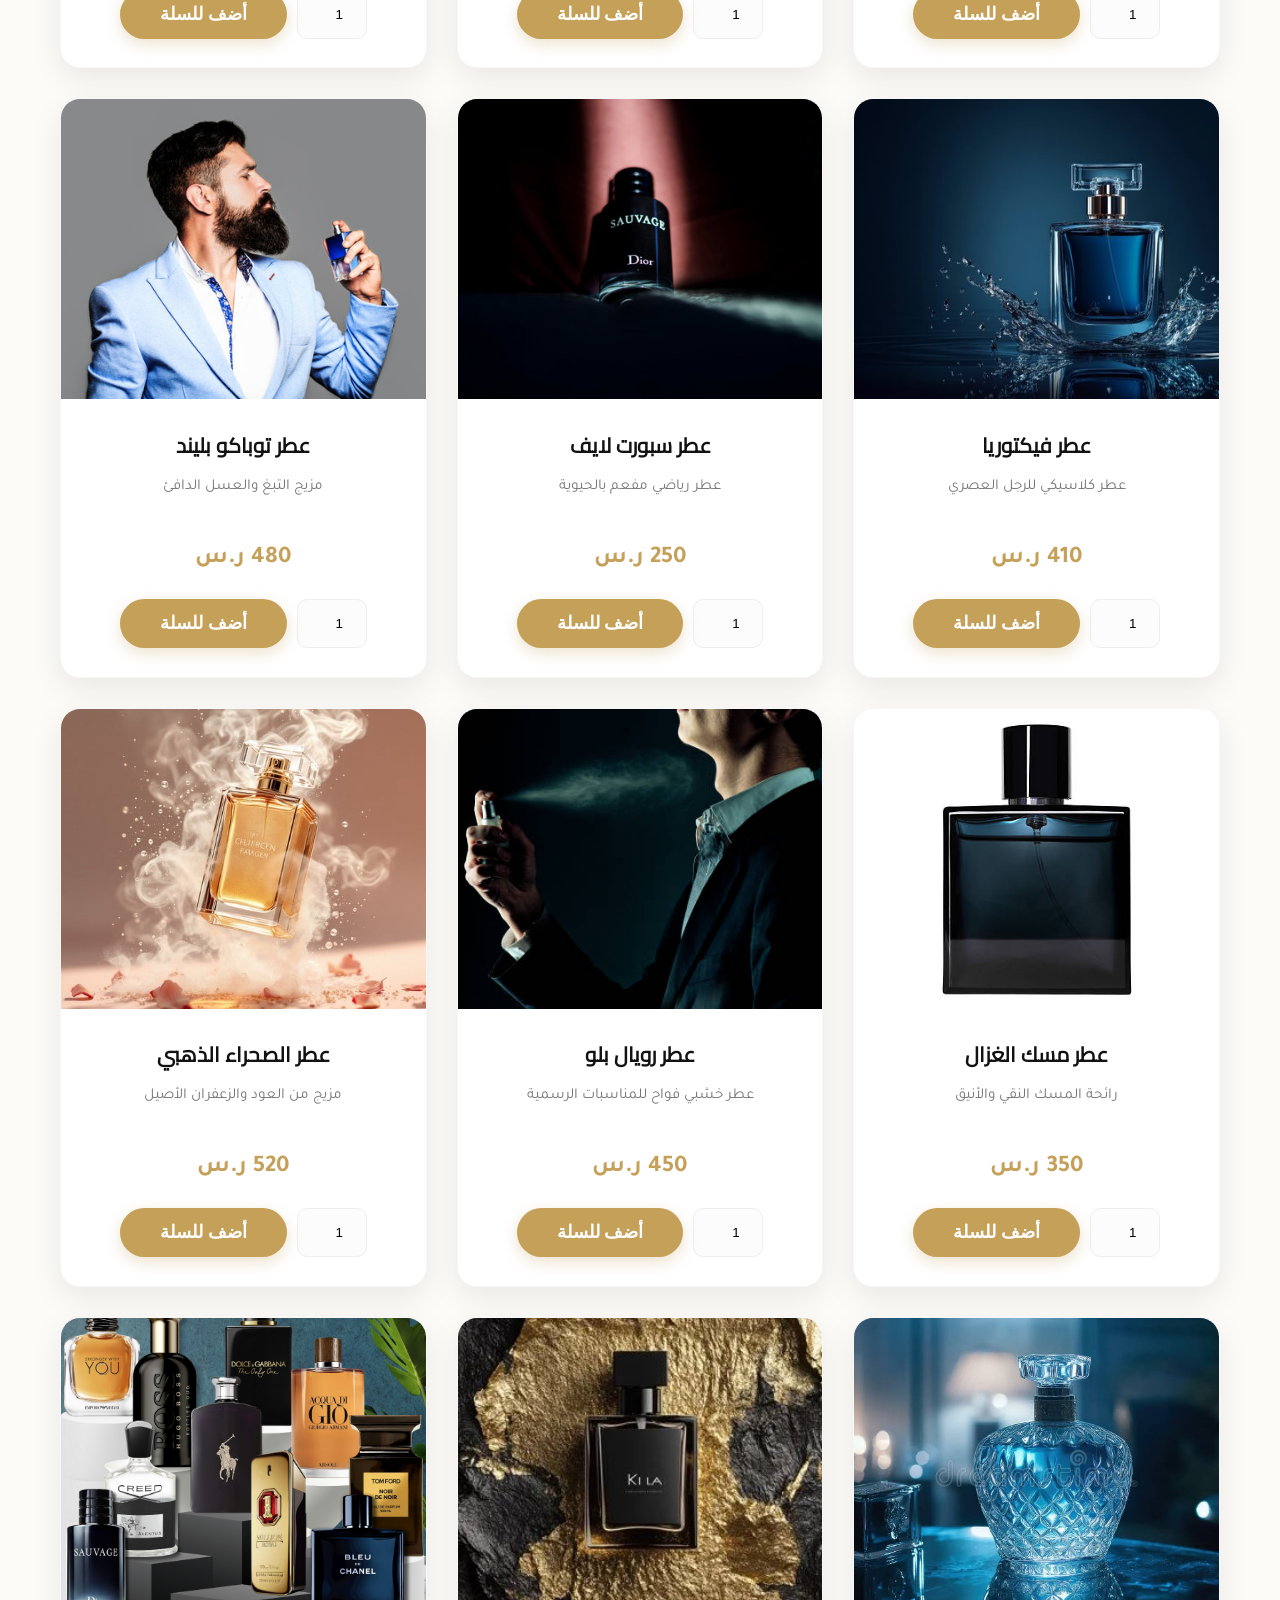
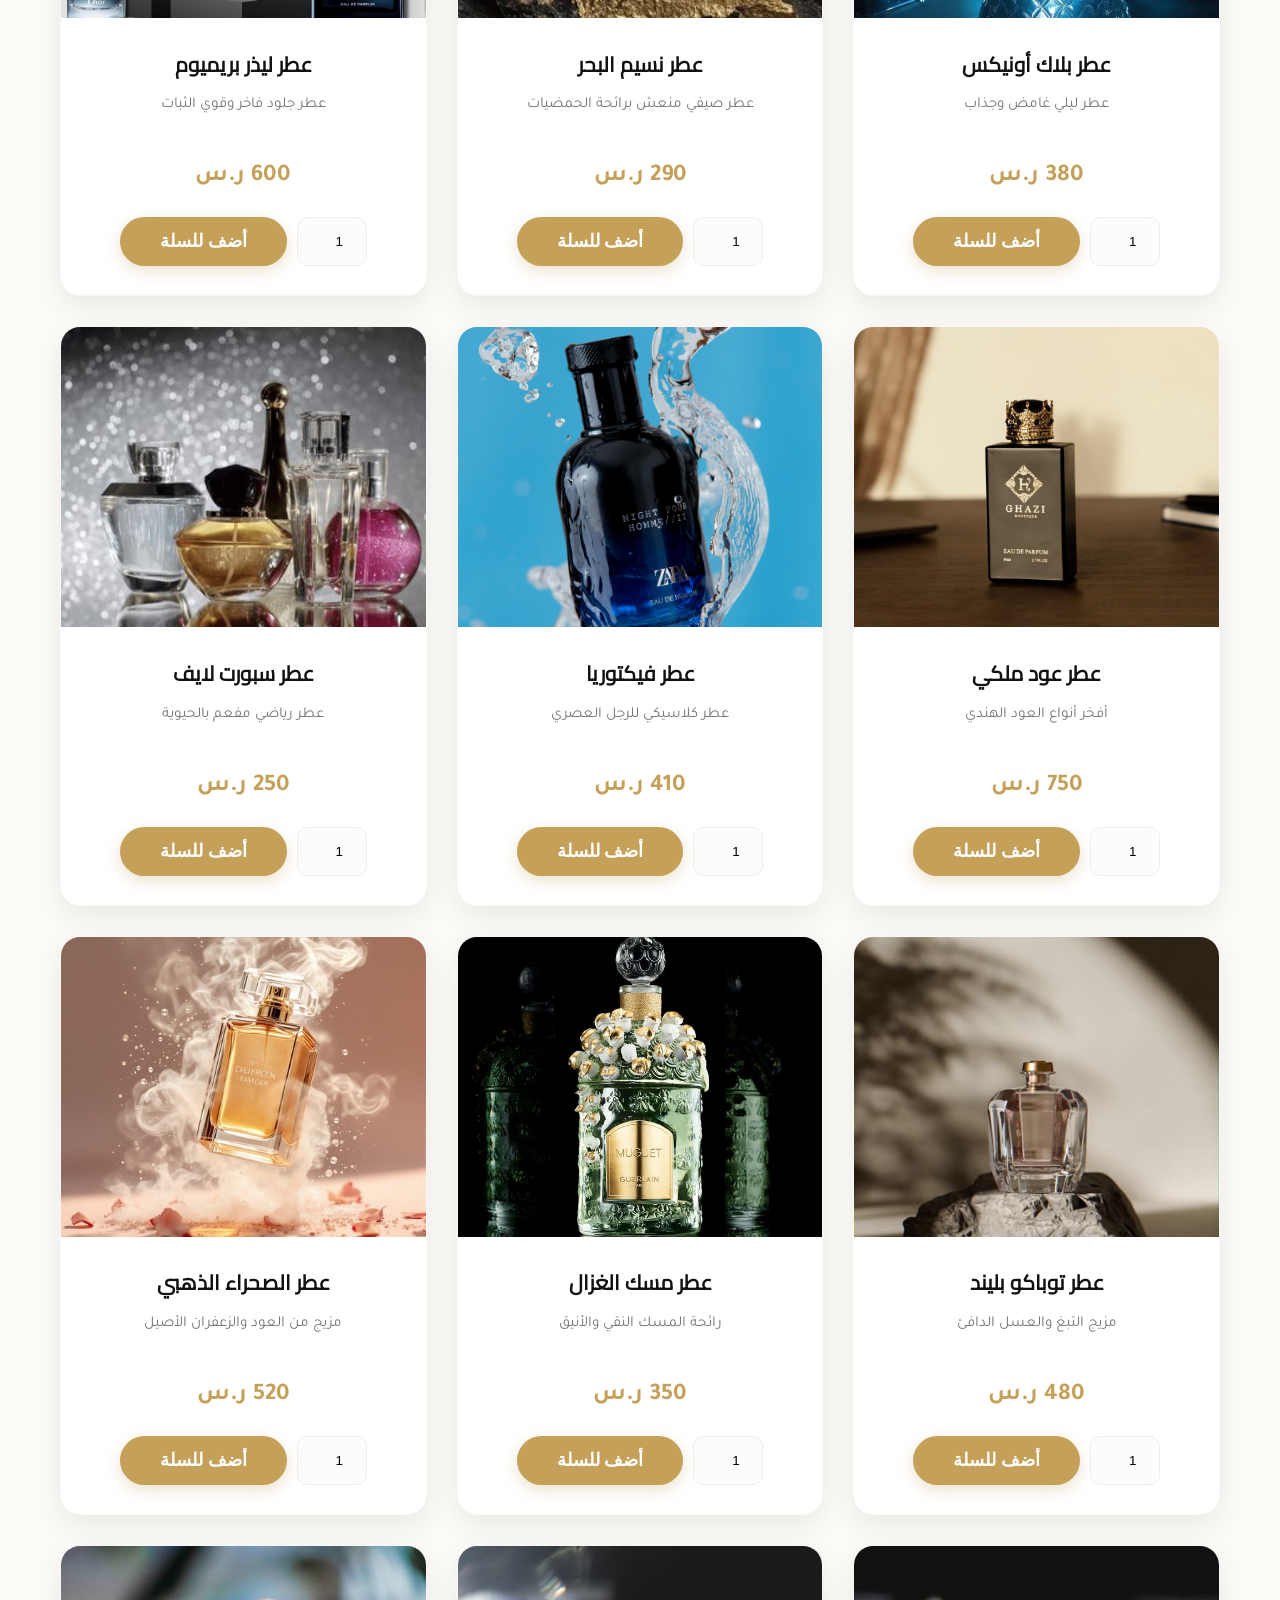
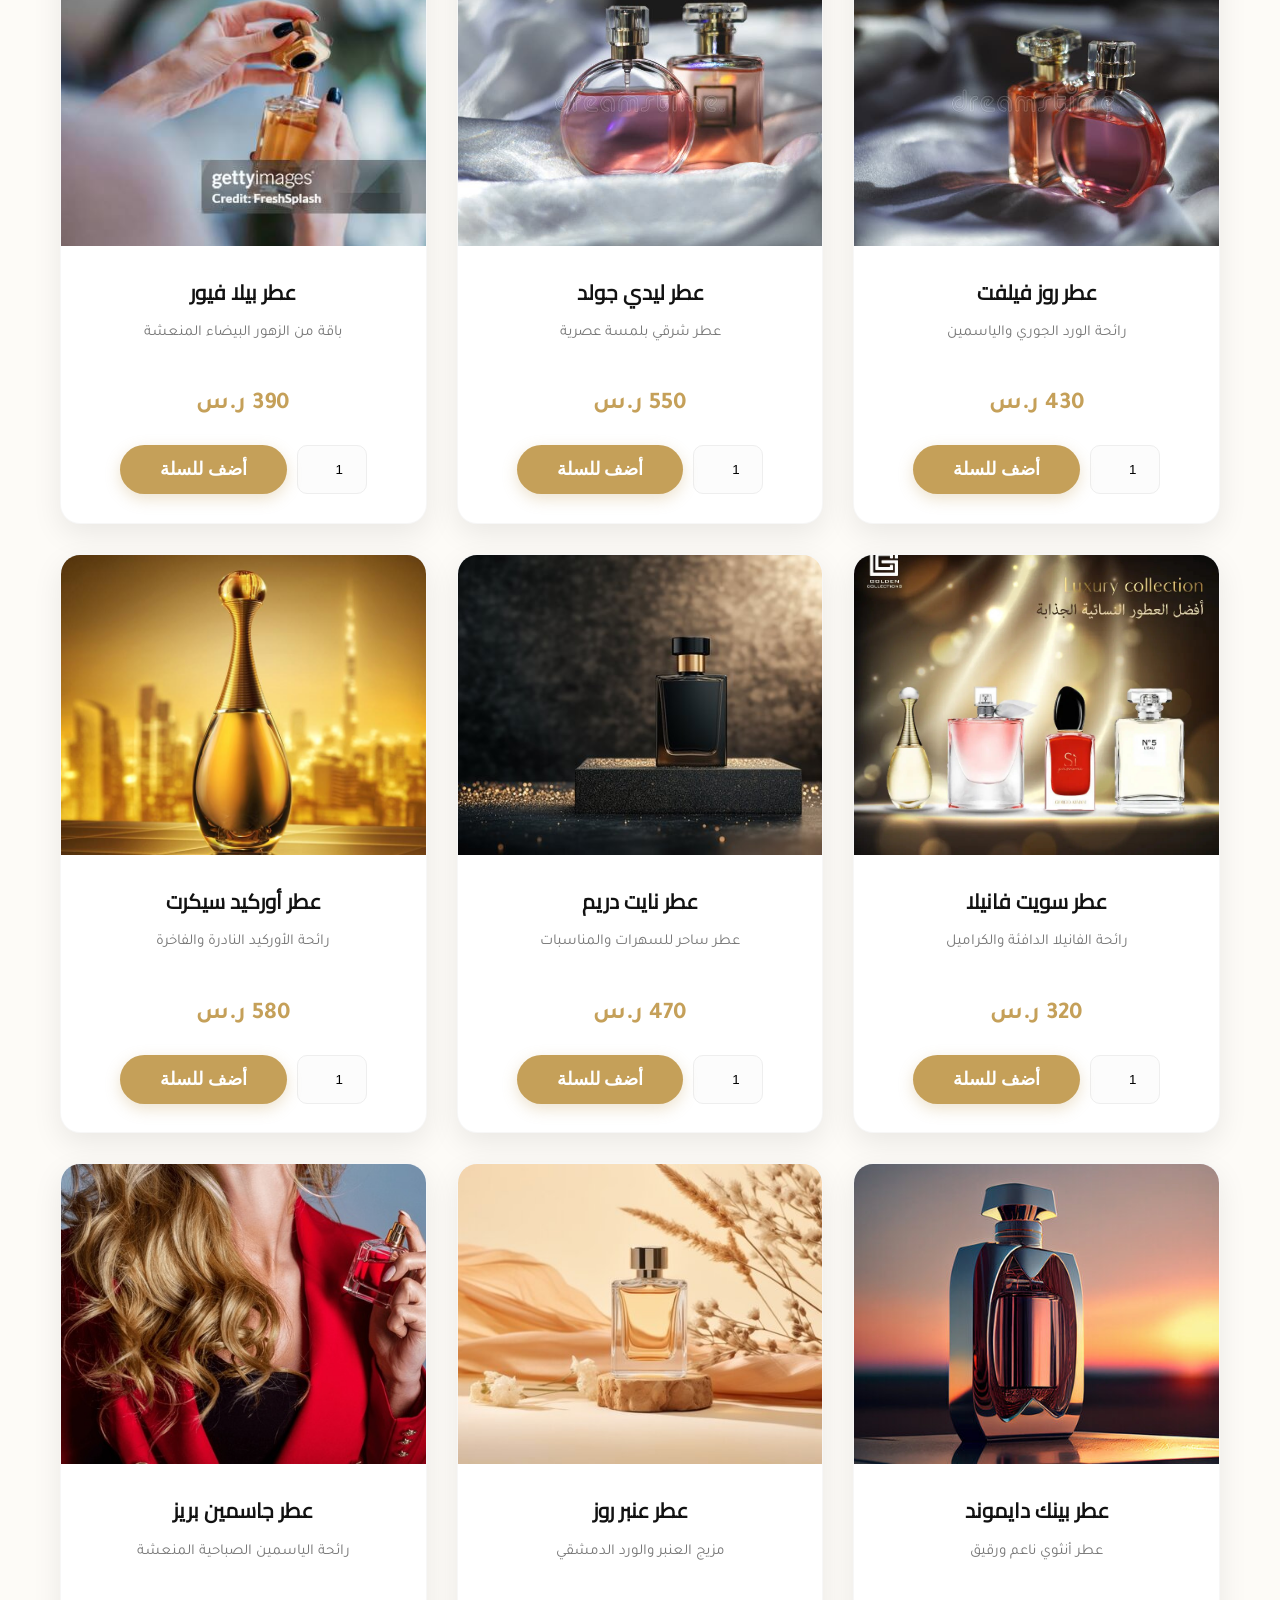
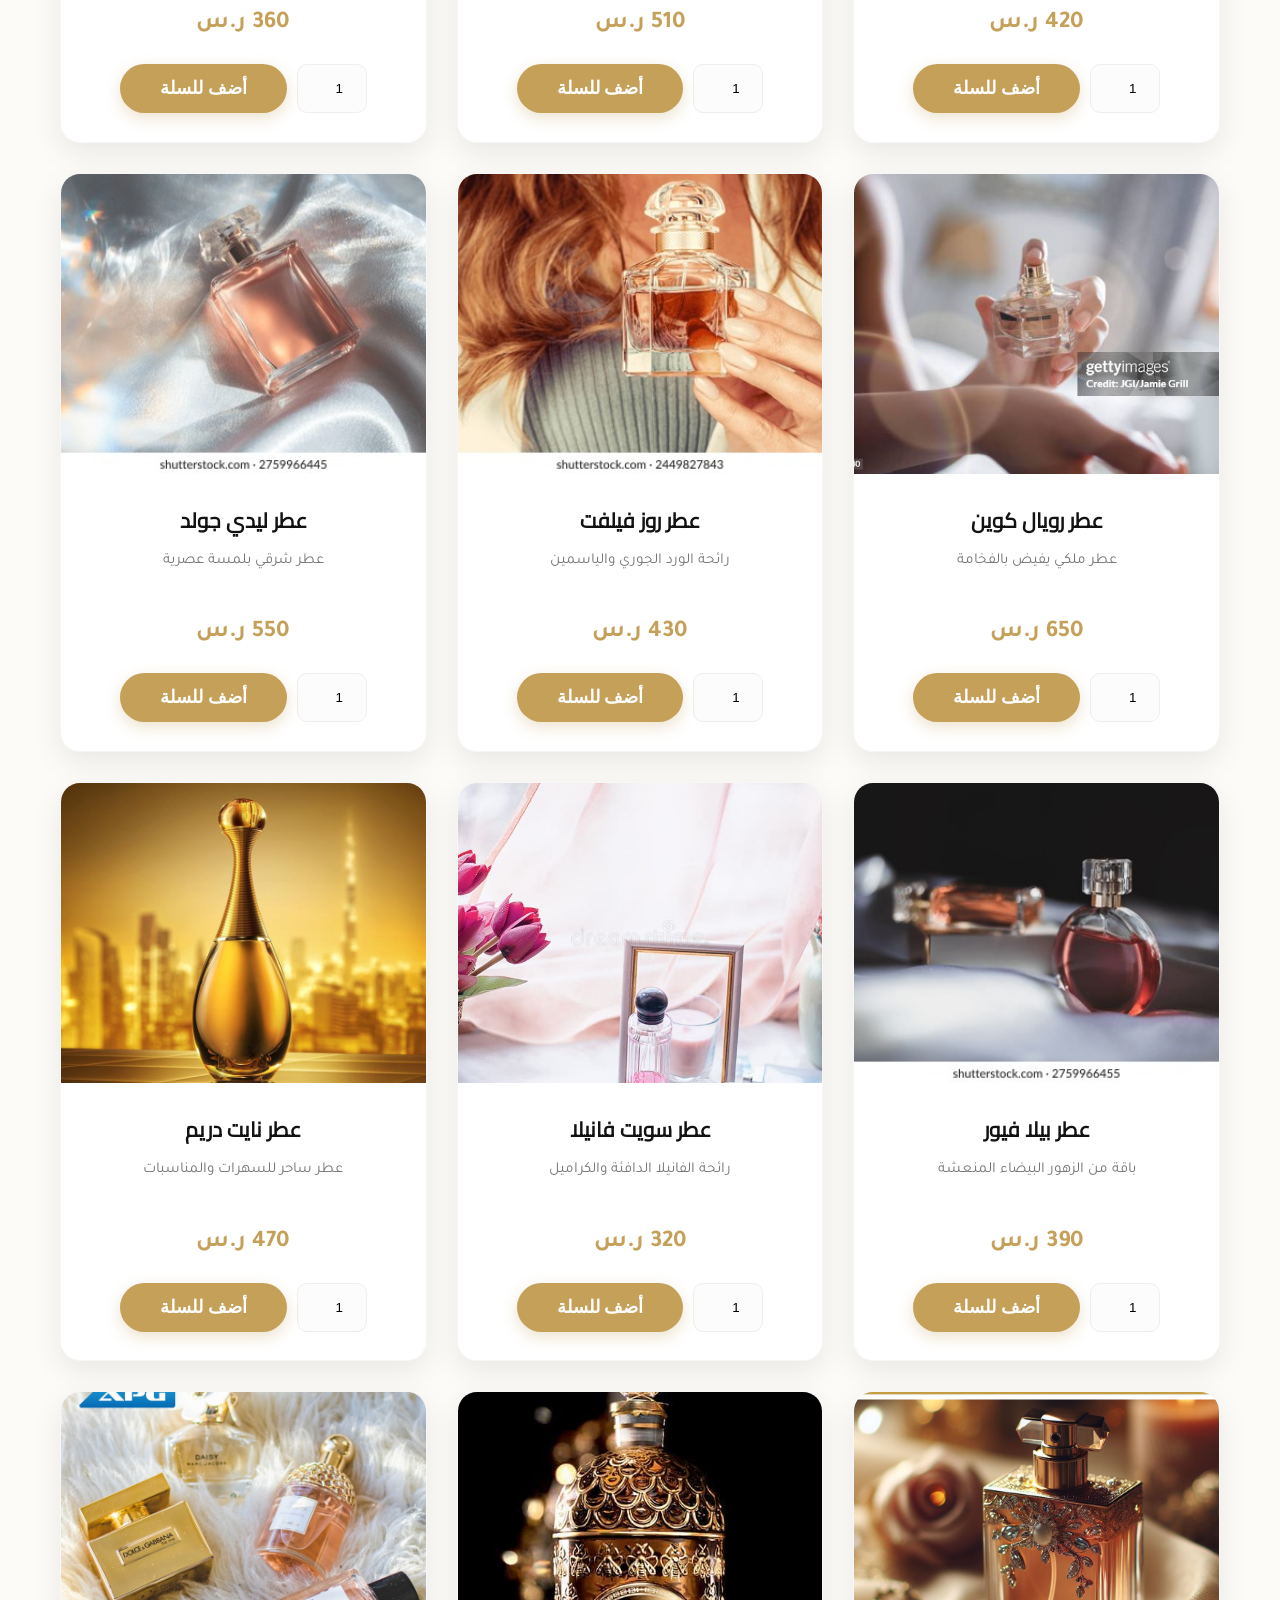
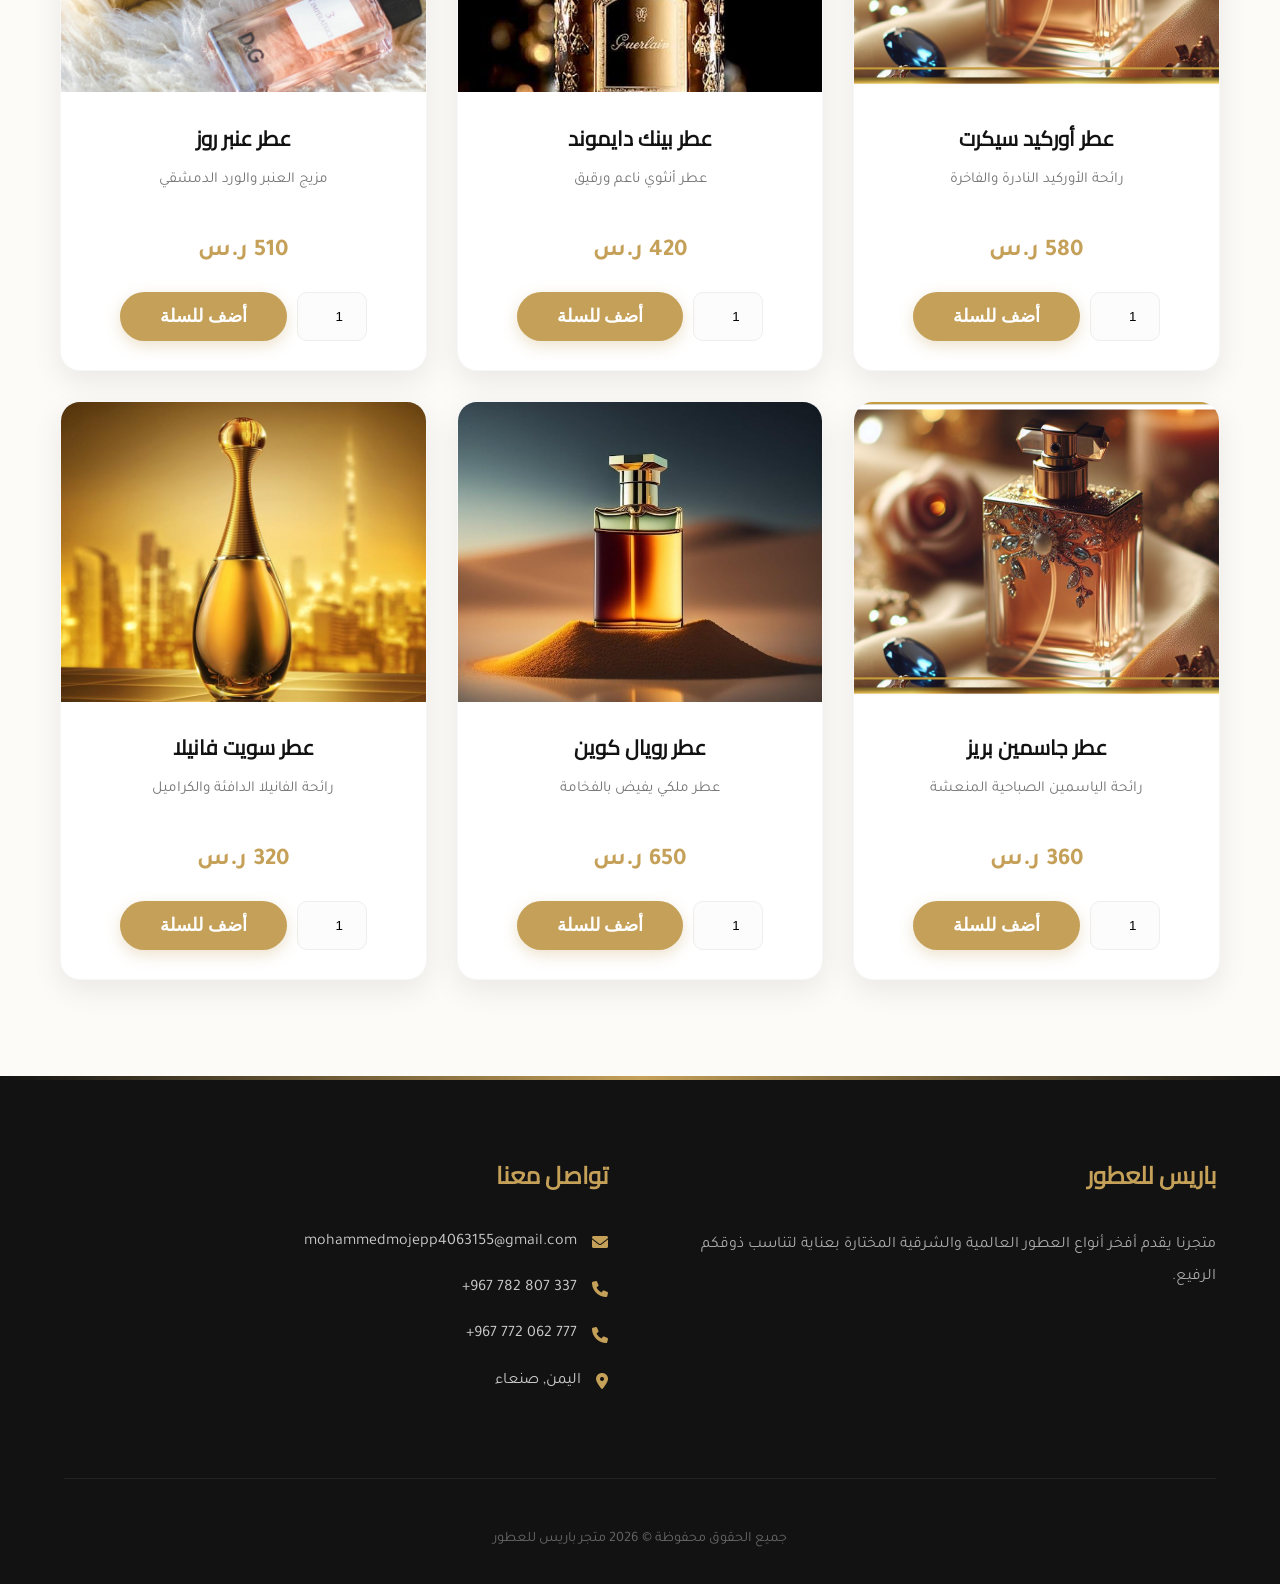
<file: products.html>
<!DOCTYPE html>
<html lang="ar" dir="rtl">
<head>
    <meta charset="UTF-8">
    <meta name="viewport" content="width=device-width, initial-scale=1.0">
    <title>منتجاتنا - متجر باريس للعطور</title>
    <link rel="stylesheet" href="assets/css/style.css">
    <link rel="stylesheet" href="https://cdnjs.cloudflare.com/ajax/libs/font-awesome/6.0.0/css/all.min.css">
    <style>
        .filter-section {
            background: linear-gradient(135deg, #fdfbf7, #f5f0e6);
            padding: 2.5rem;
            border-radius: 25px;
            margin-bottom: 4rem;
            margin-top: 80px;
            display: flex;
            flex-wrap: wrap;
            gap: 2rem;
            align-items: flex-end;
            justify-content: center;
            box-shadow: var(--shadow);
            border: 1px solid rgba(197, 160, 89, 0.1);
        }
        .filter-group {
            display: flex;
            flex-direction: column;
            gap: 0.8rem;
        }
        .filter-group label {
            font-weight: 600;
            font-size: 0.95rem;
            color: var(--secondary-color);
        }
        .filter-group input, .filter-group select {
            padding: 12px 15px;
            border: 1px solid #ddd;
            border-radius: 12px;
            outline: none;
            min-width: 220px;
            background: white;
            font-family: 'Tajawal', sans-serif;
            transition: var(--transition);
        }
        .filter-group input:focus, .filter-group select:focus {
            border-color: var(--primary-color);
            box-shadow: 0 0 0 4px rgba(197, 160, 89, 0.1);
        }
        .products-grid {
            display: grid;
            grid-template-columns: repeat(auto-fill, minmax(280px, 1fr));
            gap: 30px;
        }
        .product-card {
            background: var(--white);
            border-radius: 20px;
            overflow: hidden;
            box-shadow: var(--shadow);
            transition: var(--transition);
            display: flex;
            flex-direction: column;
            border: 1px solid rgba(0,0,0,0.03);
        }
        .product-card:hover {
            transform: translateY(-15px);
            box-shadow: 0 20px 40px rgba(0,0,0,0.12);
        }
        .product-card img {
            width: 100%;
            height: 300px;
            object-fit: cover;
            transition: var(--transition);
        }
        .product-card:hover img {
            transform: scale(1.08);
        }
        .product-info {
            padding: 1.8rem;
            flex-grow: 1;
            display: flex;
            flex-direction: column;
            text-align: center;
        }
        .product-info h3 {
            font-size: 1.3rem;
            margin-bottom: 0.7rem;
            color: var(--secondary-color);
        }
        .product-info p {
            font-size: 0.95rem;
            color: #777;
            margin-bottom: 1.2rem;
            flex-grow: 1;
            line-height: 1.6;
        }
        .price {
            font-size: 1.5rem;
            font-weight: bold;
            color: var(--primary-color);
            margin-bottom: 1.2rem;
        }
        .add-to-cart-controls {
            display: flex;
            gap: 10px;
            justify-content: center;
        }
        .add-to-cart-controls input {
            width: 70px;
            padding: 10px;
            text-align: center;
            border: 1px solid #eee;
            border-radius: 10px;
            background: #fcfcfc;
        }
        .no-results {
            grid-column: 1 / -1;
            text-align: center;
            padding: 4rem;
            font-size: 1.3rem;
            color: #888;
        }
    </style>
</head>
<body>

    <header>
        <nav>
            <div class="logo">
                <h1>باريس للعطور</h1>
            </div>
            <ul class="nav-links">
                <li><a href="index.html">الرئيسية</a></li>
                <li><a href="products.html">العطور</a></li>
                <li><a href="about.html">من نحن</a></li>
                <li><a href="contact.html">اتصل بنا</a></li>
            </ul>
            <div class="cart-icon-container" onclick="window.location.href='cart.html'">
                <i class="fas fa-shopping-bag fa-lg"></i>
                <span class="cart-count" id="cart-count">0</span>
            </div>
        </nav>
    </header>

    <div class="container">
        <h2 class="section-title">مجموعتنا الفاخرة</h2>

        <!-- قسم الفلترة والبحث -->
        <div class="filter-section">
            <div class="filter-group">
                <label>بحث عن عطر</label>
                <input type="text" id="search-input" placeholder="اكتب اسم العطر..." oninput="filterProducts()">
            </div>
            <div class="filter-group">
                <label>التصنيف</label>
                <select id="category-filter" onchange="filterProducts()">
                    <option value="all">الكل</option>
                    <option value="men">عطور رجالية</option>
                    <option value="women">عطور نسائية</option>
                </select>
            </div>
            <div class="filter-group">
                <label>نطاق السعر</label>
                <select id="price-filter" onchange="filterProducts()">
                    <option value="all">الكل</option>
                    <option value="low">أقل من 400 ر.س</option>
                    <option value="mid">400 - 600 ر.س</option>
                    <option value="high">أكثر من 600 ر.س</option>
                </select>
            </div>
        </div>

        <!-- شبكة المنتجات -->
        <div class="products-grid" id="products-container">
            <!-- سيتم تحميل المنتجات بواسطة JavaScript -->
        </div>
    </div>

     <footer>
        <div class="footer-content">
            <div class="footer-section">
                <h3>باريس للعطور</h3>
                <p>متجرنا يقدم أفخر أنواع العطور العالمية والشرقية المختارة بعناية لتناسب ذوقكم الرفيع.</p>
            </div>
            
            <div class="footer-section">
                <h3>تواصل معنا</h3>
                <ul>
                    <li><i class="fas fa-envelope"></i> mohammedmojepp4063155@gmail.com</li>
                    <li><i class="fas fa-phone"></i> 337 807 782 967+</li>
                    <li><i class="fas fa-phone"></i> 777 062 772 967+</li>
                    <li><i class="fas fa-location-dot"></i> اليمن, صنعاء</li>
                </ul>
            </div>
        </div>
        <div class="footer-bottom">
            <p>جميع الحقوق محفوظة &copy; 2026 متجر باريس للعطور</p>
        </div>
    </footer>

    <script src="assets/js/main.js"></script>
    <script>
        // التعامل مع بارامترات الرابط للفلترة التلقائية
        window.onload = () => {
            const urlParams = new URLSearchParams(window.location.search);
            const category = urlParams.get('category');
            if (category) {
                document.getElementById('category-filter').value = category;
                filterProducts();
            }
        };
    </script>
</body>
</html>
</file>
<file: assets/css/style.css>
/* 
   تصميم عصري وفخم لمتجر العطور - Manus Enhanced
   تم تحسين الألوان، الخطوط، والتفاعلات لتعكس الرقي والجمال
*/

@font-face {
    font-family: 'Cairo';
    src: url('../fonts/Cairo-Regular.ttf') format('truetype');
    font-weight: normal;
    font-style: normal;
}

@font-face {
    font-family: 'Tajawal';
    src: url('../fonts/Tajawal-Regular.ttf') format('truetype');
    font-weight: normal;
    font-style: normal;
}

@font-face {
    font-family: 'Tajawal';
    src: url('../fonts/Tajawal-Bold.ttf') format('truetype');
    font-weight: bold;
    font-style: normal;
}

:root {
    --primary-color: #c5a059; /* ذهبي ملكي */
    --primary-dark: #a6854a;
    --secondary-color: #121212; /* أسود فاخر */
    --accent-color: #e6b800;
    --text-color: #2d2d2d;
    --light-text: #777;
    --white: #ffffff;
    --bg-light: #fdfbf7;
    --glass-bg: rgba(255, 255, 255, 0.85);
    --shadow: 0 10px 30px rgba(0,0,0,0.08);
    --transition: all 0.4s cubic-bezier(0.165, 0.84, 0.44, 1);
}

* {
    margin: 0;
    padding: 0;
    box-sizing: border-box;
}

body {
    direction: rtl;
    text-align: right;
    font-family: 'Tajawal', sans-serif;
    background-color: var(--bg-light);
    color: var(--text-color);
    line-height: 1.7;
    overflow-x: hidden;
}

h1, h2, h3, h4, .logo {
    font-family: 'Cairo', sans-serif;
    font-weight: bold;
}

/* القائمة العلوية المحسنة */
header {
    background-color: var(--glass-bg);
    backdrop-filter: blur(10px);
    box-shadow: 0 2px 20px rgba(0,0,0,0.05);
    position: fixed;
    width: 100%;
    top: 0;
    z-index: 1000;
    transition: var(--transition);
}

nav {
    display: flex;
    justify-content: space-between;
    align-items: center;
    padding: 1.2rem 5%;
    max-width: 1300px;
    margin: 0 auto;
}

.logo h1 {
    color: var(--secondary-color);
    font-size: 1.8rem;
    letter-spacing: 1px;
    position: relative;
}

.logo h1::after {
    content: '';
    position: absolute;
    bottom: -5px;
    right: 0;
    width: 30px;
    height: 3px;
    background: var(--primary-color);
}

.nav-links {
    display: flex;
    list-style: none;
}

.nav-links li {
    margin-right: 2.5rem;
}

.nav-links a {
    text-decoration: none;
    color: var(--secondary-color);
    font-weight: 600;
    font-size: 1.05rem;
    transition: var(--transition);
    position: relative;
}

.nav-links a::after {
    content: '';
    position: absolute;
    bottom: -8px;
    right: 0;
    width: 0;
    height: 2px;
    background: var(--primary-color);
    transition: var(--transition);
}

.nav-links a:hover {
    color: var(--primary-color);
}

.nav-links a:hover::after {
    width: 100%;
}

.cart-icon-container {
    position: relative;
    cursor: pointer;
    background: var(--secondary-color);
    color: white;
    width: 45px;
    height: 45px;
    border-radius: 50%;
    display: flex;
    justify-content: center;
    align-items: center;
    transition: var(--transition);
}

.cart-icon-container:hover {
    background: var(--primary-color);
    transform: scale(1.1);
}

.cart-count {
    position: absolute;
    top: -5px;
    right: -5px;
    background-color: var(--accent-color);
    color: var(--secondary-color);
    border-radius: 50%;
    width: 20px;
    height: 20px;
    display: flex;
    justify-content: center;
    align-items: center;
    font-size: 0.75rem;
    font-weight: bold;
    border: 2px solid white;
}

/* قسم الهيرو بتصميم جديد وصورة حقيقية */
.hero {
    height: 100vh;
    background: linear-gradient(rgba(0,0,0,0.4), rgba(0,0,0,0.6)), url('../images/hero_bg.jpg');
    background-size: cover;
    background-position: center;
    background-attachment: fixed;
    display: flex;
    flex-direction: column;
    justify-content: center;
    align-items: center;
    text-align: center;
    color: white;
    padding: 0 20px;
}

.hero h2 {
    font-size: 4rem;
    margin-bottom: 1.5rem;
    text-shadow: 2px 4px 10px rgba(0,0,0,0.3);
    animation: fadeInUp 1s ease;
}

.hero p {
    font-size: 1.4rem;
    margin-bottom: 2.5rem;
    max-width: 700px;
    font-weight: 300;
    animation: fadeInUp 1.2s ease;
}

@keyframes fadeInUp {
    from { opacity: 0; transform: translateY(30px); }
    to { opacity: 1; transform: translateY(0); }
}

.hero-btns {
    display: flex;
    gap: 20px;
    animation: fadeInUp 1.4s ease;
}

.btn {
    display: inline-block;
    padding: 14px 40px;
    background-color: var(--primary-color);
    color: white;
    text-decoration: none;
    border-radius: 50px;
    transition: var(--transition);
    border: none;
    cursor: pointer;
    font-size: 1.1rem;
    font-weight: 600;
    box-shadow: 0 5px 15px rgba(197, 160, 89, 0.3);
}

.btn:hover {
    background-color: var(--primary-dark);
    transform: translateY(-5px);
    box-shadow: 0 8px 25px rgba(197, 160, 89, 0.4);
}

.btn-secondary {
    background-color: transparent;
    border: 2px solid white;
    box-shadow: none;
}

.btn-secondary:hover {
    background-color: white;
    color: var(--secondary-color);
    box-shadow: 0 8px 25px rgba(255,255,255,0.2);
}

/* الأقسام العامة */
.container {
    max-width: 1200px;
    margin: 6rem auto;
    padding: 0 20px;
}

.section-title {
    text-align: center;
    font-size: 2.8rem;
    margin-bottom: 4rem;
    color: var(--secondary-color);
}

.section-title span {
    color: var(--primary-color);
    display: block;
    font-size: 1rem;
    text-transform: uppercase;
    letter-spacing: 3px;
    margin-bottom: 10px;
}

/* بطاقات المنتجات المحسنة */
.products-grid {
    display: grid;
    grid-template-columns: repeat(auto-fill, minmax(280px, 1fr));
    gap: 30px;
}

.product-card {
    background: var(--white);
    border-radius: 20px;
    overflow: hidden;
    box-shadow: var(--shadow);
    transition: var(--transition);
    border: 1px solid rgba(0,0,0,0.03);
    position: relative;
}

.product-card:hover {
    transform: translateY(-15px);
    box-shadow: 0 20px 40px rgba(0,0,0,0.12);
}

.product-card img {
    width: 100%;
    height: 320px;
    object-fit: cover;
    transition: var(--transition);
}

.product-card:hover img {
    transform: scale(1.08);
}

.product-info {
    padding: 1.5rem;
    text-align: center;
}

.product-info h3 {
    font-size: 1.3rem;
    margin-bottom: 0.5rem;
    color: var(--secondary-color);
}

.product-info p {
    color: var(--light-text);
    font-size: 0.9rem;
    margin-bottom: 1rem;
    height: 45px;
    overflow: hidden;
}

.price {
    font-size: 1.4rem;
    color: var(--primary-color);
    font-weight: bold;
    margin-bottom: 1.2rem;
}

.add-to-cart-controls {
    display: flex;
    gap: 10px;
    justify-content: center;
}

.add-to-cart-controls input {
    width: 60px;
    padding: 8px;
    border: 1px solid #eee;
    border-radius: 10px;
    text-align: center;
}

/* آراء العملاء بتصميم زجاجي */
.testimonials {
    background: linear-gradient(to bottom, #fdfbf7, #f5f0e6);
    padding: 6rem 0;
}

.testimonial-card {
    background: var(--white);
    padding: 2.5rem;
    border-radius: 25px;
    box-shadow: var(--shadow);
    text-align: center;
    transition: var(--transition);
}

.testimonial-card img {
    width: 90px;
    height: 90px;
    border-radius: 50%;
    margin-bottom: 1.5rem;
    border: 4px solid var(--primary-color);
    padding: 3px;
}

/* تذييل الصفحة الفاخر */
footer {
    background-color: var(--secondary-color);
    color: white;
    padding: 5rem 5% 2rem;
    margin-top: 6rem;
    position: relative;
}

footer::before {
    content: '';
    position: absolute;
    top: 0;
    left: 0;
    width: 100%;
    height: 4px;
    background: linear-gradient(to right, transparent, var(--primary-color), transparent);
}

.footer-content {
    display: grid;
    grid-template-columns: repeat(auto-fit, minmax(280px, 1fr));
    gap: 4rem;
    max-width: 1200px;
    margin: 0 auto;
}

.footer-section h3 {
    margin-bottom: 2rem;
    color: var(--primary-color);
    font-size: 1.5rem;
}

.footer-section p {
    color: #aaa;
    line-height: 2;
}

.footer-section ul li {
    margin-bottom: 1.2rem;
    display: flex;
    align-items: center;
    gap: 15px;
    color: #ccc;
}

.footer-section ul li i {
    color: var(--primary-color);
}

.footer-bottom {
    text-align: center;
    padding-top: 3rem;
    border-top: 1px solid #222;
    margin-top: 4rem;
    color: #666;
    font-size: 0.9rem;
}

/* استجابة التصميم للهواتف */
@media (max-width: 768px) {
    .hero h2 { font-size: 2.5rem; }
    .hero p { font-size: 1.1rem; }
    .nav-links { display: none; }
    .hero-btns { flex-direction: column; width: 100%; max-width: 300px; }
    .btn { width: 100%; text-align: center; }
}

/* تنسيقات الرسائل المخصصة والمتجاوبة (Custom Alerts & Modals) */
.custom-alert-overlay {
    position: fixed;
    top: 0;
    left: 0;
    width: 100%;
    height: 100%;
    background: rgba(0, 0, 0, 0.6);
    backdrop-filter: blur(8px);
    display: flex;
    justify-content: center;
    align-items: center;
    z-index: 2000;
    opacity: 0;
    visibility: hidden;
    transition: all 0.4s ease;
}

.custom-alert-overlay.active {
    opacity: 1;
    visibility: visible;
}

.custom-alert-box {
    background: var(--white);
    padding: 2.5rem;
    border-radius: 25px;
    max-width: 450px;
    width: 90%;
    text-align: center;
    box-shadow: 0 25px 50px rgba(0, 0, 0, 0.2);
    transform: scale(0.8);
    transition: all 0.4s cubic-bezier(0.175, 0.885, 0.32, 1.275);
    border-top: 5px solid var(--primary-color);
}

.custom-alert-overlay.active .custom-alert-box {
    transform: scale(1);
}

.custom-alert-icon {
    font-size: 3.5rem;
    color: var(--primary-color);
    margin-bottom: 1.5rem;
}

.custom-alert-title {
    font-family: 'Cairo', sans-serif;
    font-size: 1.6rem;
    color: var(--secondary-color);
    margin-bottom: 1rem;
}

.custom-alert-message {
    font-size: 1.1rem;
    color: var(--light-text);
    margin-bottom: 2rem;
    line-height: 1.6;
}

.custom-alert-buttons {
    display: flex;
    gap: 15px;
    justify-content: center;
}

.custom-alert-btn {
    padding: 12px 30px;
    border-radius: 50px;
    font-weight: 600;
    cursor: pointer;
    transition: var(--transition);
    font-family: 'Tajawal', sans-serif;
    border: none;
    font-size: 1rem;
}

.btn-confirm {
    background: var(--primary-color);
    color: white;
}

.btn-confirm:hover {
    background: var(--primary-dark);
    transform: translateY(-3px);
}

.btn-cancel {
    background: #f0f0f0;
    color: #666;
}

.btn-cancel:hover {
    background: #e5e5e5;
}

@media (max-width: 480px) {
    .custom-alert-box {
        padding: 1.5rem;
    }
    .custom-alert-title {
        font-size: 1.4rem;
    }
    .custom-alert-message {
        font-size: 1rem;
    }
    .custom-alert-buttons {
        flex-direction: column;
    }
    .custom-alert-btn {
        width: 100%;
    }
}
</file>
